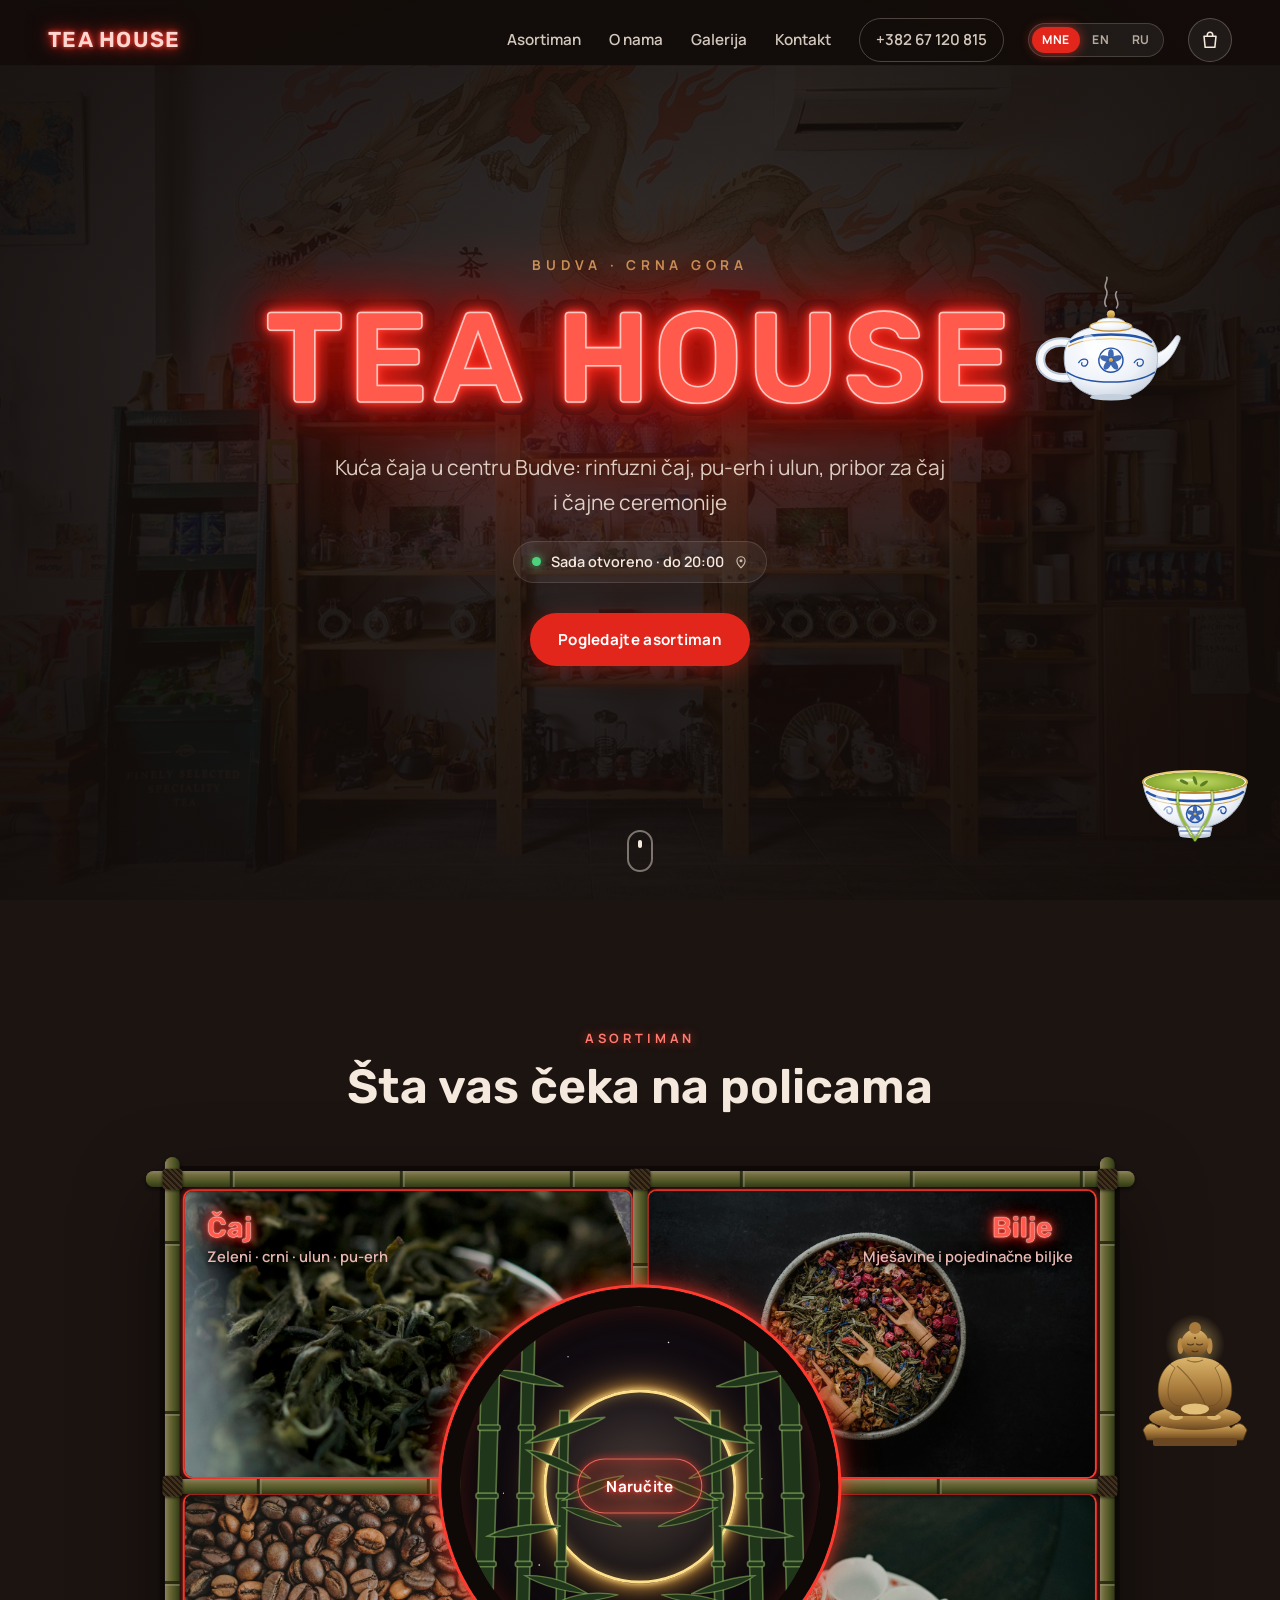
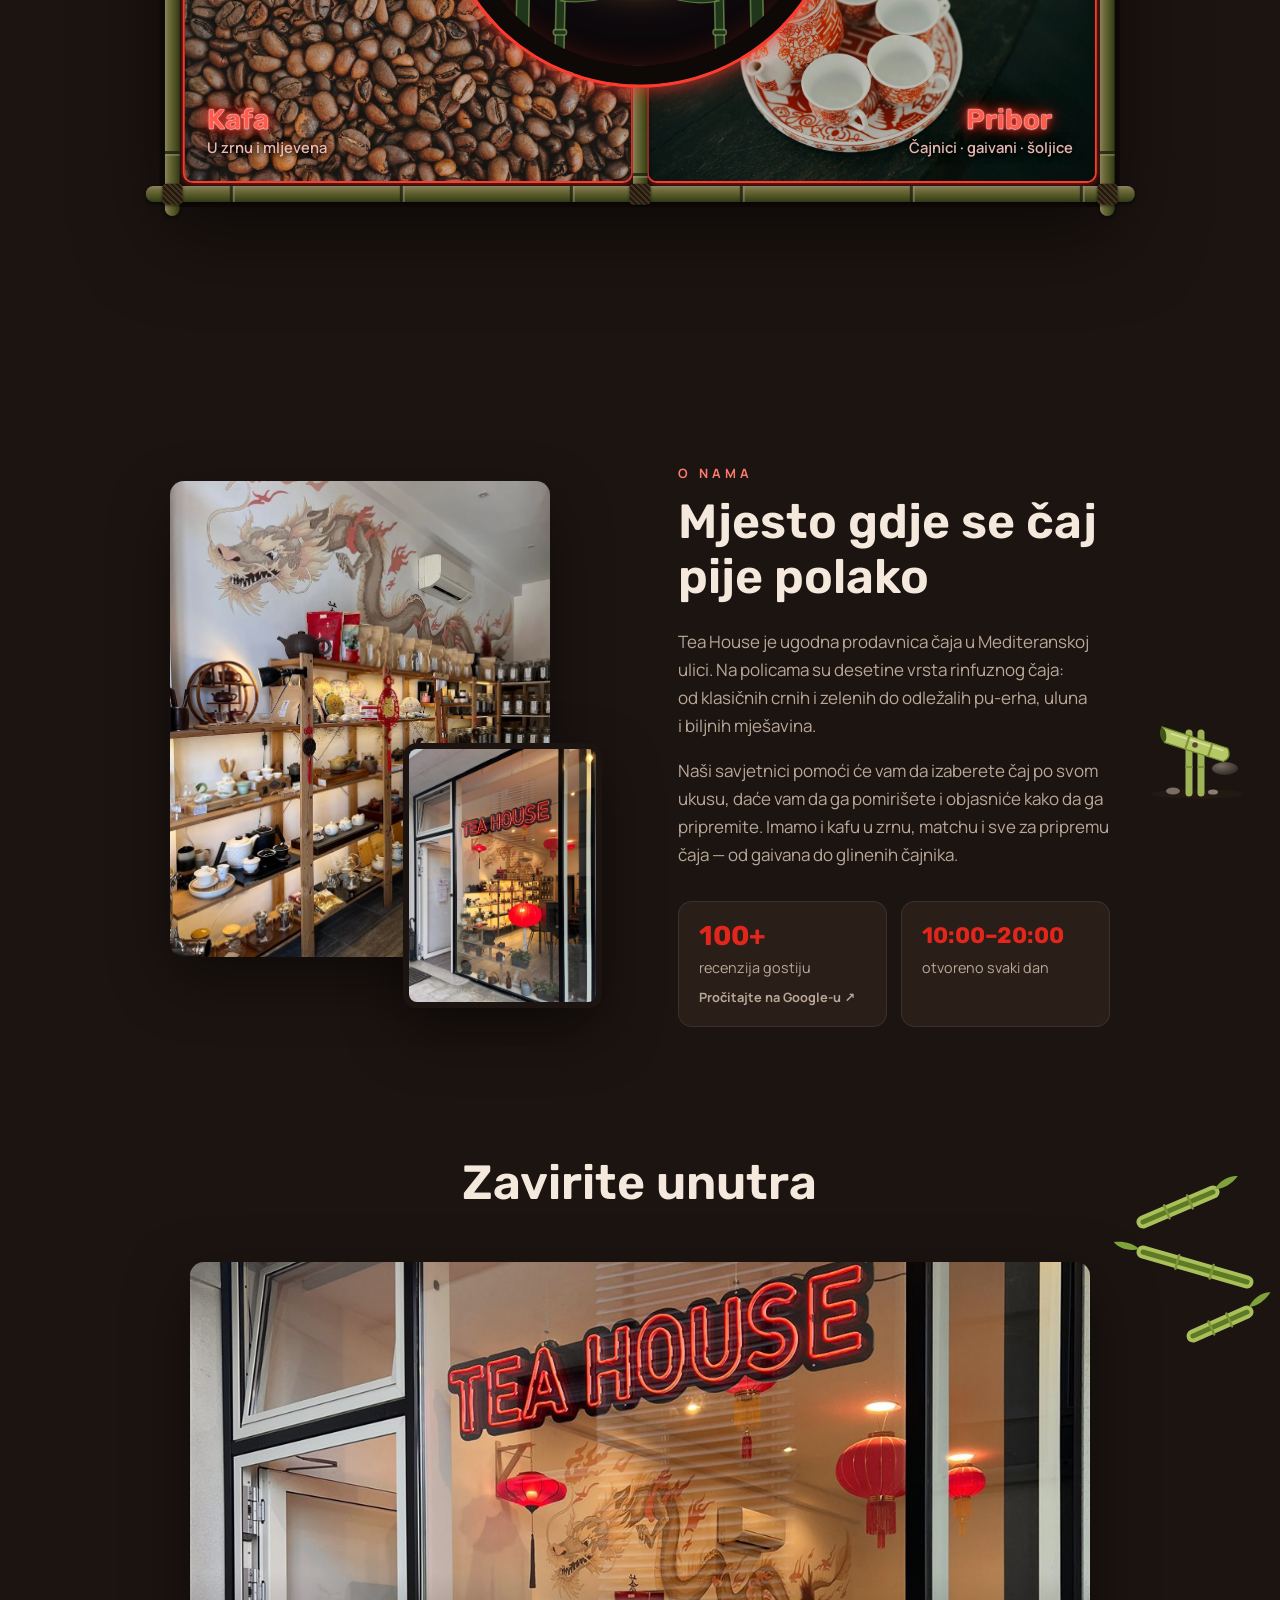
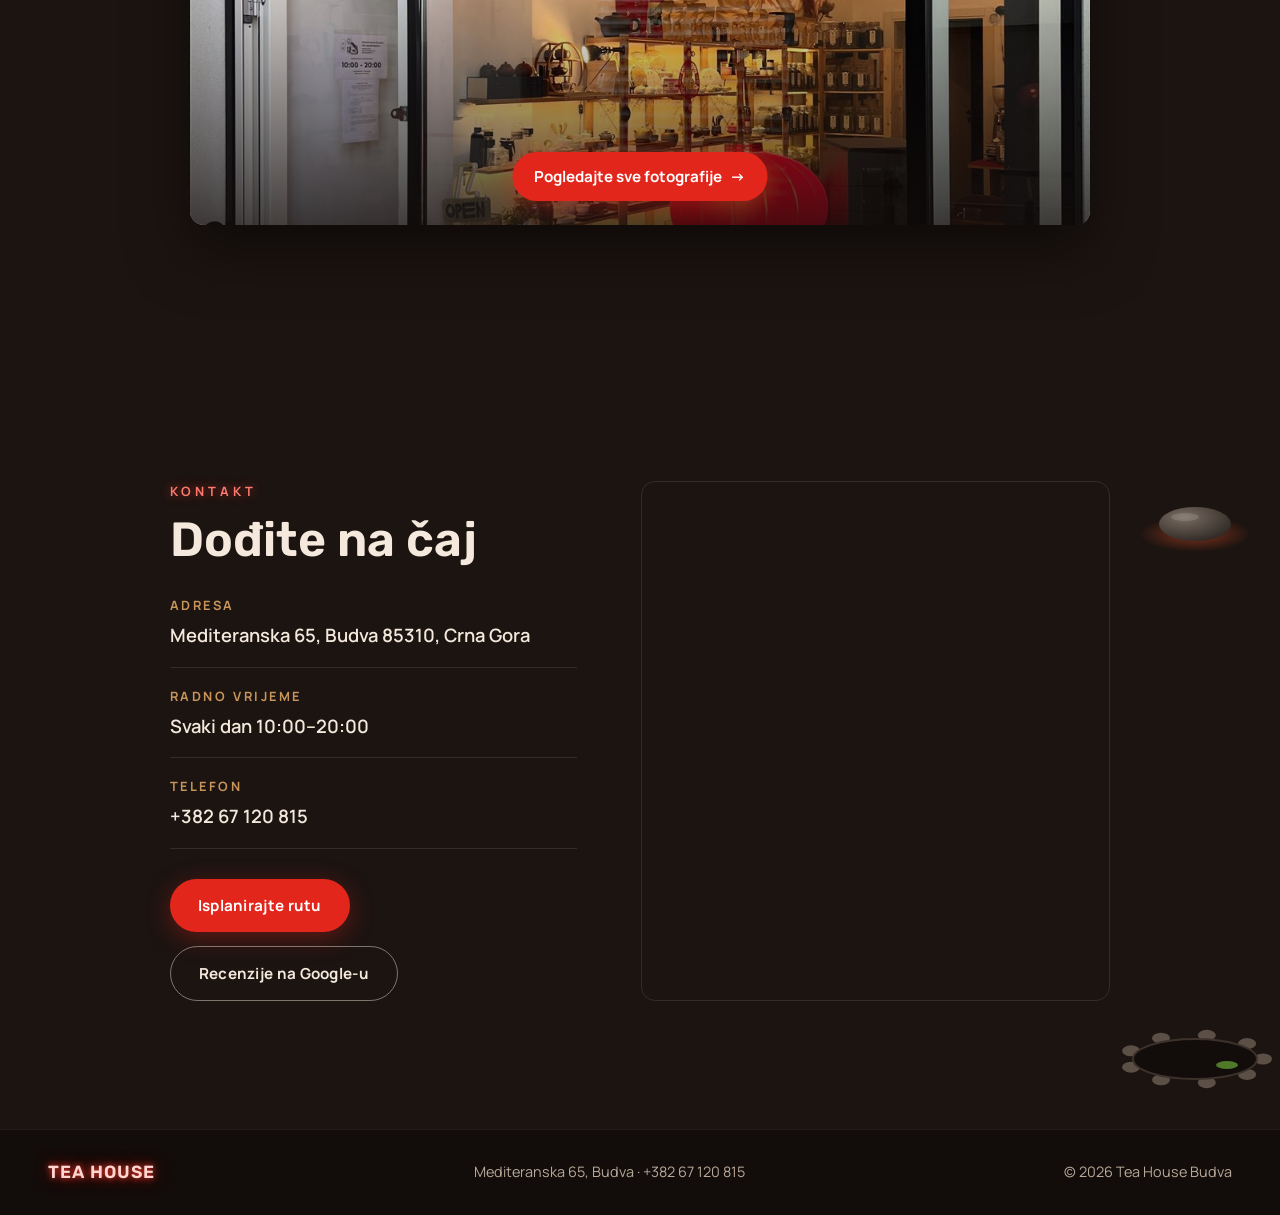
<file: index.html>
<!doctype html>
<html lang="cnr">
<head>
  <meta charset="utf-8">
  <meta name="viewport" content="width=device-width, initial-scale=1">
  <title>Tea House Budva — kuća čaja u Budvi</title>
  <meta name="description" id="metaDesc" content="Tea House Budva — prodavnica čaja u Budvi: rinfuzni čaj, pu-erh, ulun, pribor za čaj i čajne ceremonije. Mediteranska 65, svaki dan 10:00–20:00.">
  <link rel="preconnect" href="https://fonts.googleapis.com">
  <link rel="preconnect" href="https://fonts.gstatic.com" crossorigin>
  <link href="https://fonts.googleapis.com/css2?family=Rubik:wght@500;600;700&family=Manrope:wght@400;500;600;700&display=swap" rel="stylesheet">
  <link rel="stylesheet" href="css/style.css">
  <link rel="icon" href="data:image/svg+xml,<svg xmlns='http://www.w3.org/2000/svg' viewBox='0 0 64 64'><ellipse cx='32' cy='34' rx='22' ry='20' fill='%23e3261c'/><rect x='24' y='8' width='16' height='6' rx='2' fill='%23c9a15a'/><rect x='24' y='52' width='16' height='5' rx='2' fill='%23c9a15a'/></svg>">
</head>
<body class="has-flow">

  <!-- Навигация -->
  <header class="nav" id="nav">
    <a href="#top" class="nav__logo" aria-label="Tea House — početna" data-i18n-attr="aria-label:a.home">TEA HOUSE</a>
    <nav class="nav__links" id="navLinks">
      <a href="assortment.html" data-i18n="nav.shop">Asortiman</a>
      <a href="#about" data-i18n="nav.about">O nama</a>
      <a href="gallery.html" data-i18n="nav.gallery">Galerija</a>
      <a href="#visit" data-i18n="nav.contact">Kontakt</a>
      <a href="tel:+38267120815" class="nav__phone">+382 67 120 815</a>
      <div class="lang lang--menu" role="group" aria-label="Jezik · Language · Язык">
        <button type="button" data-lang="me" title="Crnogorski">MNE</button>
        <button type="button" data-lang="en" title="English">EN</button>
        <button type="button" data-lang="ru" title="Русский">RU</button>
      </div>
    </nav>
    <div class="lang lang--bar" role="group" aria-label="Jezik · Language · Язык">
      <button type="button" data-lang="me" title="Crnogorski">MNE</button>
      <button type="button" data-lang="en" title="English">EN</button>
      <button type="button" data-lang="ru" title="Русский">RU</button>
    </div>
    <button type="button" class="cart-btn" data-cart-open aria-label="Korpa" data-i18n-attr="aria-label:a.cart">
      <svg width="22" height="22" viewBox="0 0 24 24" aria-hidden="true"><path d="M5.5 8h13l-1.2 12H6.7L5.5 8Zm3.5 0V6.5a3 3 0 0 1 6 0V8" fill="none" stroke="currentColor" stroke-width="1.7" stroke-linejoin="round"/></svg>
      <span class="cart-btn__count" hidden>0</span>
    </button>
    <button class="nav__toggle" id="navToggle" aria-label="Meni" data-i18n-attr="aria-label:a.menu" aria-expanded="false">
      <span></span><span></span><span></span>
    </button>
  </header>

  <!-- Главный экран -->
  <section class="hero" id="top">
    <div class="hero__bg" aria-hidden="true"></div>

    <div class="lanterns" aria-hidden="true">
      <div class="lantern lantern--1"><i class="lantern__cord"></i><i class="lantern__cap"></i><i class="lantern__body"></i><i class="lantern__cap lantern__cap--bottom"></i><i class="lantern__tassel"></i></div>
      <div class="lantern lantern--2"><i class="lantern__cord"></i><i class="lantern__cap"></i><i class="lantern__body"></i><i class="lantern__cap lantern__cap--bottom"></i><i class="lantern__tassel"></i></div>
      <div class="lantern lantern--3"><i class="lantern__cord"></i><i class="lantern__cap"></i><i class="lantern__body"></i><i class="lantern__cap lantern__cap--bottom"></i><i class="lantern__tassel"></i></div>
    </div>

    <div class="hero__content">
      <p class="hero__eyebrow" data-i18n="hero.eyebrow">Budva · Crna Gora</p>
      <h1 class="neon" data-text="TEA HOUSE"><span>TEA HOUSE</span></h1>
      <p class="hero__lead" data-i18n="hero.lead">Kuća čaja u centru Budve: rinfuzni čaj, pu-erh i ulun, pribor za čaj i čajne ceremonije</p>
      <!-- Статус работы — заодно кнопка «Как нас найти»: ведёт к адресу и карте -->
      <a href="#visit" class="status" id="status" title="Kako do nas" data-i18n-attr="title:hero.btn2">
        <span class="status__dot"></span>
        <span id="statusText">Svaki dan 10:00–20:00</span>
        <svg class="status__pin" width="14" height="14" viewBox="0 0 24 24" aria-hidden="true"><path d="M12 22s7-6.2 7-12a7 7 0 0 0-14 0c0 5.8 7 12 7 12Z" fill="none" stroke="currentColor" stroke-width="2"/><circle cx="12" cy="10" r="2.6" fill="currentColor"/></svg>
      </a>
      <div class="hero__actions">
        <a href="#assortment" class="btn btn--red" data-i18n="hero.btn1">Pogledajte asortiman</a>
      </div>
    </div>

    <a href="#assortment" class="hero__scroll" aria-label="Listajte dolje" data-i18n-attr="aria-label:a.scroll"><span></span></a>
  </section>

  <!-- Ассортимент -->
  <section class="section section--dark" id="assortment">
    <div class="container">
      <div class="section__head">
        <p class="kicker kicker--neon" data-i18n="as.kicker">Asortiman</p>
        <h2 data-i18n="as.title">Šta vas čeka na policama</h2>
      </div>
      <!-- Лунные ворота: китайское окно из 4 равных отсеков-категорий,
           в центре круглый проём с луной и кнопкой «Заказать».
           Каждый отсек ведёт на страницу ассортимента сразу в нужную категорию (?cat=…).
           Фото в отсеках — украшение (alt=""), смысл несут подписи. -->
      <div class="moongate">
        <!-- Фото в отсеках — Unsplash (лицензия Unsplash, бесплатно для коммерческого использования):
             чай — Invisible, травы — Neringa Normantaite, кофе — Anastasiia Chepinska, посуда — Didi Paul -->
        <a class="mg__q mg__q--tl" href="assortment.html?cat=tea#catalog">
          <img src="img/tea-loose.jpg" alt="" loading="lazy">
          <span class="mg__txt"><span class="mg__name" data-i18n="mg.tea">Čaj</span><span class="mg__hint" data-i18n="mg.tea.h">Zeleni · crni · ulun · pu-erh</span></span>
        </a>
        <a class="mg__q mg__q--tr" href="assortment.html?cat=herbs#catalog">
          <img src="img/herbs-loose.jpg" alt="" loading="lazy">
          <span class="mg__txt"><span class="mg__name" data-i18n="mg.herbs">Bilje</span><span class="mg__hint" data-i18n="mg.herbs.h">Mješavine i pojedinačne biljke</span></span>
        </a>
        <a class="mg__q mg__q--bl" href="assortment.html?cat=coffee#catalog">
          <img src="img/coffee-beans.jpg" alt="" loading="lazy">
          <span class="mg__txt"><span class="mg__name" data-i18n="mg.coffee">Kafa</span><span class="mg__hint" data-i18n="mg.coffee.h">U zrnu i mljevena</span></span>
        </a>
        <a class="mg__q mg__q--br" href="assortment.html?cat=teaware#catalog">
          <img src="img/teaware-cn.jpg" alt="" loading="lazy">
          <span class="mg__txt"><span class="mg__name" data-i18n="mg.teaware">Pribor</span><span class="mg__hint" data-i18n="mg.teaware.h">Čajnici · gaivani · šoljice</span></span>
        </a>
        <div class="mg__moon">
          <span class="mg__stars" aria-hidden="true"></span>
          <span class="mg__disc" aria-hidden="true"></span>
          <span class="mg__cloud" aria-hidden="true"></span>
          <!-- ветка цветущей сливы, заходит в проём сверху слева -->
          <svg class="mg__branch" viewBox="0 0 200 130" aria-hidden="true">
            <g fill="none" stroke="#1a0f0b" stroke-linecap="round">
              <path d="M-6 16 C 30 22 60 34 92 52 S 150 86 182 92" stroke-width="5"/>
              <path d="M62 36 C 70 22 82 14 98 10" stroke-width="3"/>
              <path d="M120 66 C 126 80 124 96 116 110" stroke-width="2.6"/>
              <path d="M150 82 C 160 74 172 70 186 70" stroke-width="2.2"/>
            </g>
            <g class="mg__blossoms">
              <circle cx="98" cy="10" r="6"/><circle cx="80" cy="18" r="5"/><circle cx="92" cy="52" r="6.5"/>
              <circle cx="116" cy="110" r="5.5"/><circle cx="124" cy="88" r="4.5"/><circle cx="186" cy="70" r="5"/>
              <circle cx="160" cy="88" r="6"/><circle cx="40" cy="25" r="4.5"/>
            </g>
          </svg>
          <a href="assortment.html#catalog" class="btn btn--red mg__order" data-i18n="as.cta">Naručite</a>
        </div>
      </div>
    </div>
  </section>

  <!-- О нас -->
  <section class="section section--paper" id="about">
    <div class="container about">
      <div class="about__media">
        <img src="img/dragon.jpg" alt="Sala Tea House sa zmajem naslikanim na zidu i policama sa priborom" data-i18n-attr="alt:alt.dragon" loading="lazy">
        <img src="img/storefront.jpg" class="about__media-small" alt="Izlog Tea House sa neonskim natpisom i crvenim lampionima" data-i18n-attr="alt:alt.storefront" loading="lazy">
      </div>
      <div class="about__text">
        <p class="kicker" data-i18n="about.kicker">O nama</p>
        <h2 data-i18n="about.title">Mjesto gdje se čaj pije polako</h2>
        <p data-i18n="about.p1">Tea House je ugodna prodavnica čaja u Mediteranskoj ulici. Na policama su desetine vrsta rinfuznog čaja: od klasičnih crnih i zelenih do odležalih pu-erha, uluna i biljnih mješavina.</p>
        <p data-i18n="about.p2">Naši savjetnici pomoći će vam da izaberete čaj po svom ukusu, daće vam da ga pomirišete i objasniće kako da ga pripremite. Imamo i kafu u zrnu, matchu i sve za pripremu čaja — od gaivana do glinenih čajnika.</p>
        <ul class="facts">
          <!-- Ссылка открывает Google Карты сразу на вкладке «Отзывы» -->
          <li class="facts__item--link">
            <a class="facts__link" href="https://www.google.com/maps/place/Tea+House+Budva/@42.2852147,18.8394987,17z/data=!4m8!3m7!1s0x134dd49a690483ed:0xcd9089c159ed89aa!8m2!3d42.2852147!4d18.8394987!9m1!1b1!16s%2Fg%2F11g8n7wfmq" target="_blank" rel="noopener">
              <strong>100+</strong><span data-i18n="about.f2">recenzija gostiju</span>
              <span class="facts__go" data-i18n="about.f2go">Pročitajte na Google-u ↗</span>
            </a>
          </li>
          <li><strong class="facts__hours">10:00–20:00</strong><span data-i18n="about.f3">otvoreno svaki dan</span></li>
        </ul>
      </div>
    </div>
  </section>

  <!-- Загляните внутрь: одно фото входа, ведёт на страницу со всеми фото -->
  <section class="section section--paper section--joined" id="gallery">
    <div class="container">
      <div class="section__head">
        <h2 data-i18n="g.title">Zavirite unutra</h2>
      </div>
      <a href="gallery.html" class="teaser">
        <img src="img/entrance.jpg" alt="Ulaz u Tea House sa neonskim natpisom" data-i18n-attr="alt:alt.entrance" loading="lazy">
        <span class="teaser__label"><span data-i18n="g.more">Pogledajte sve fotografije</span> <span aria-hidden="true">→</span></span>
      </a>
    </div>
  </section>

  <!-- Контакты -->
  <section class="section section--dark" id="visit">
    <div class="container visit">
      <div class="visit__info">
        <p class="kicker kicker--neon" data-i18n="v.kicker">Kontakt</p>
        <h2 data-i18n="v.title">Dođite na čaj</h2>
        <dl class="info">
          <div><dt data-i18n="v.addr">Adresa</dt><dd data-i18n="v.addrv">Mediteranska 65, Budva 85310, Crna Gora</dd></div>
          <div><dt data-i18n="v.hours">Radno vrijeme</dt><dd data-i18n="v.hoursv">Svaki dan 10:00–20:00</dd></div>
          <div><dt data-i18n="v.phone">Telefon</dt><dd><a href="tel:+38267120815">+382 67 120 815</a></dd></div>
        </dl>
        <div class="hero__actions hero__actions--left">
          <a class="btn btn--red" href="https://www.google.com/maps/dir/?api=1&destination=Tea+House+Budva+Mediteranska+65" target="_blank" rel="noopener" data-i18n="v.route">Isplanirajte rutu</a>
          <a class="btn btn--ghost" href="https://www.google.com/maps/place/Tea+House+Budva/@42.2852147,18.8394987,17z/data=!4m8!3m7!1s0x134dd49a690483ed:0xcd9089c159ed89aa!8m2!3d42.2852147!4d18.8394987!9m1!1b1!16s%2Fg%2F11g8n7wfmq" target="_blank" rel="noopener" data-i18n="v.reviews">Recenzije na Google-u</a>
        </div>
      </div>
      <div class="visit__map">
        <iframe title="Tea House Budva na mapi" data-i18n-attr="title:v.map" src="https://maps.google.com/maps?q=Tea%20House%20Budva%2C%20Mediteranska%2065&z=17&output=embed" loading="lazy" referrerpolicy="no-referrer-when-downgrade"></iframe>
      </div>
    </div>
  </section>

  <footer class="footer">
    <span class="footer__logo">TEA HOUSE</span>
    <span>Mediteranska 65, Budva · <a href="tel:+38267120815">+382 67 120 815</a></span>
    <span>© <span id="year">2026</span> Tea House Budva</span>
  </footer>

  <script src="js/i18n.js"></script>
  <script src="js/main.js"></script>
  <script src="js/sections.js"></script>
  <script src="js/lanterns.js"></script>
  <script src="js/cart.js"></script>
  <script src="js/fx-art.js"></script>
  <script src="js/fx.js"></script>
  <script src="js/moongate.js"></script>
  <script src="js/flow.js"></script>
</body>
</html>
</file>
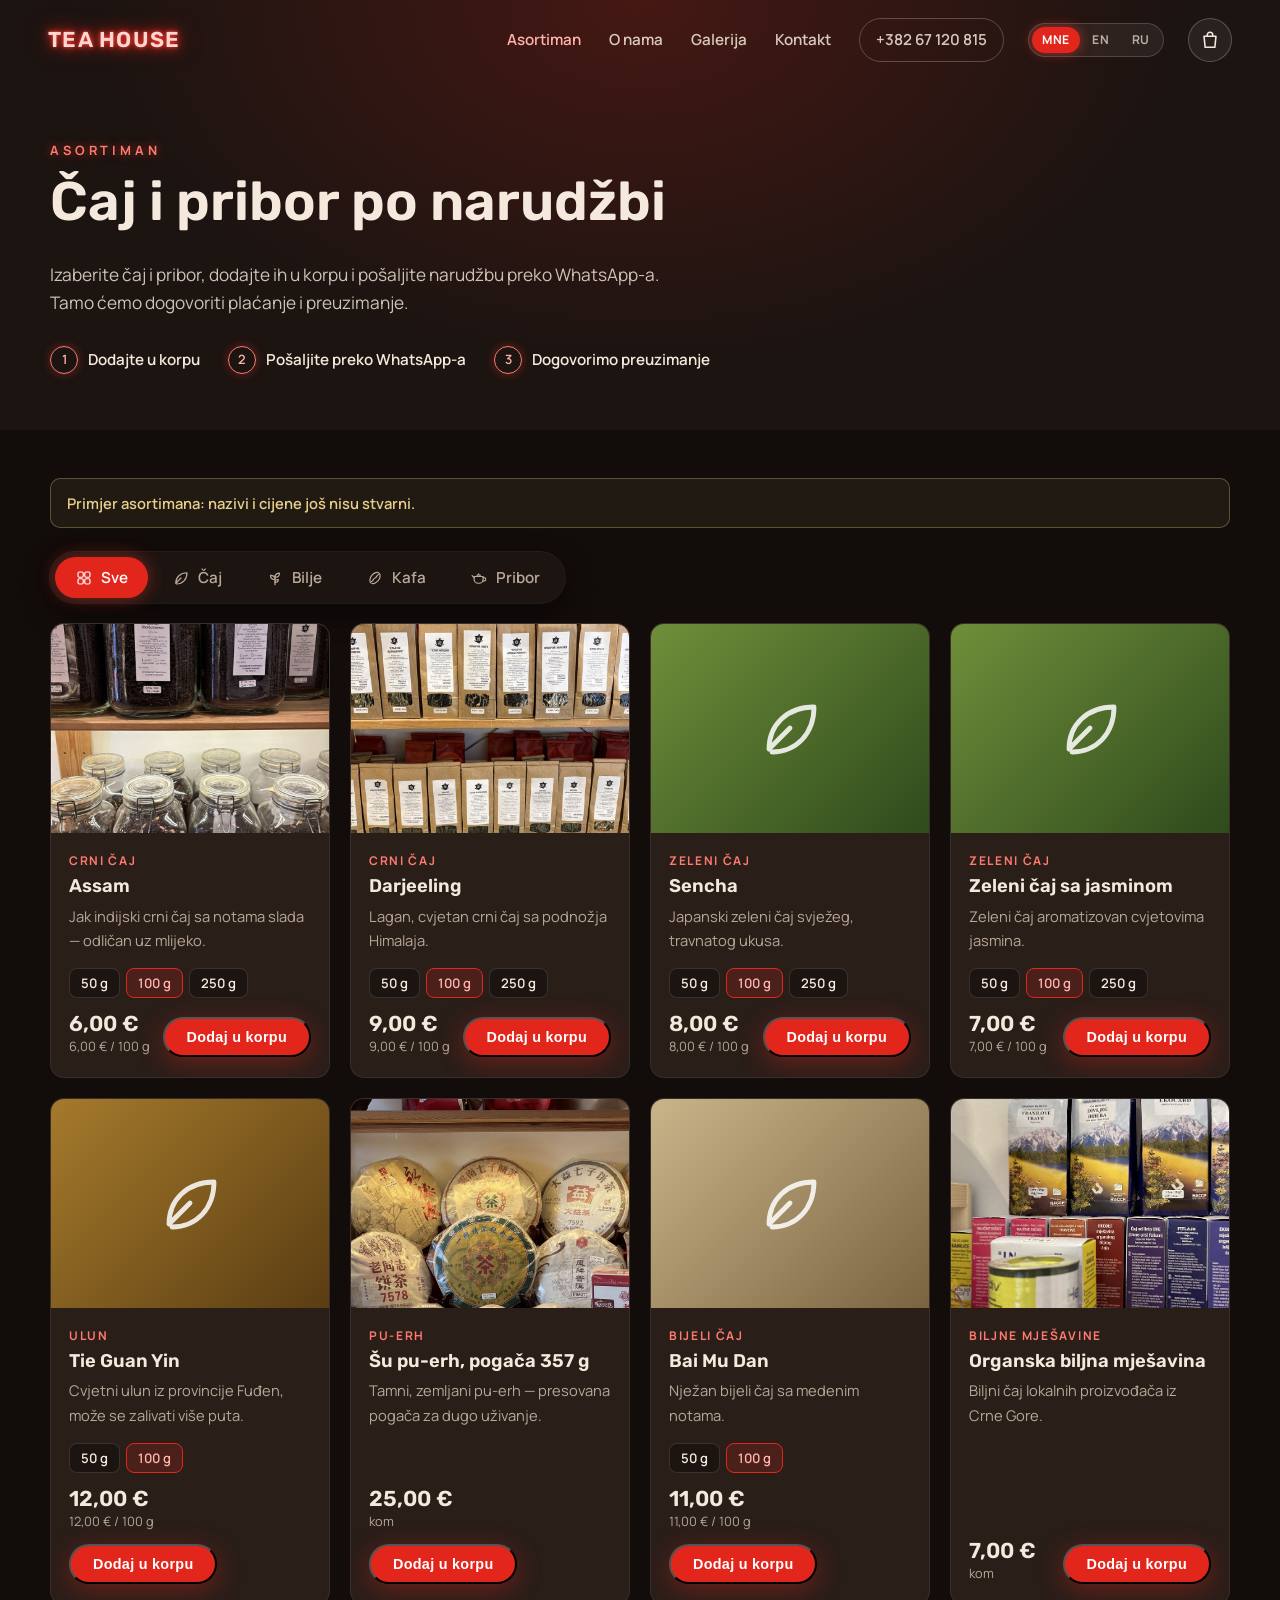
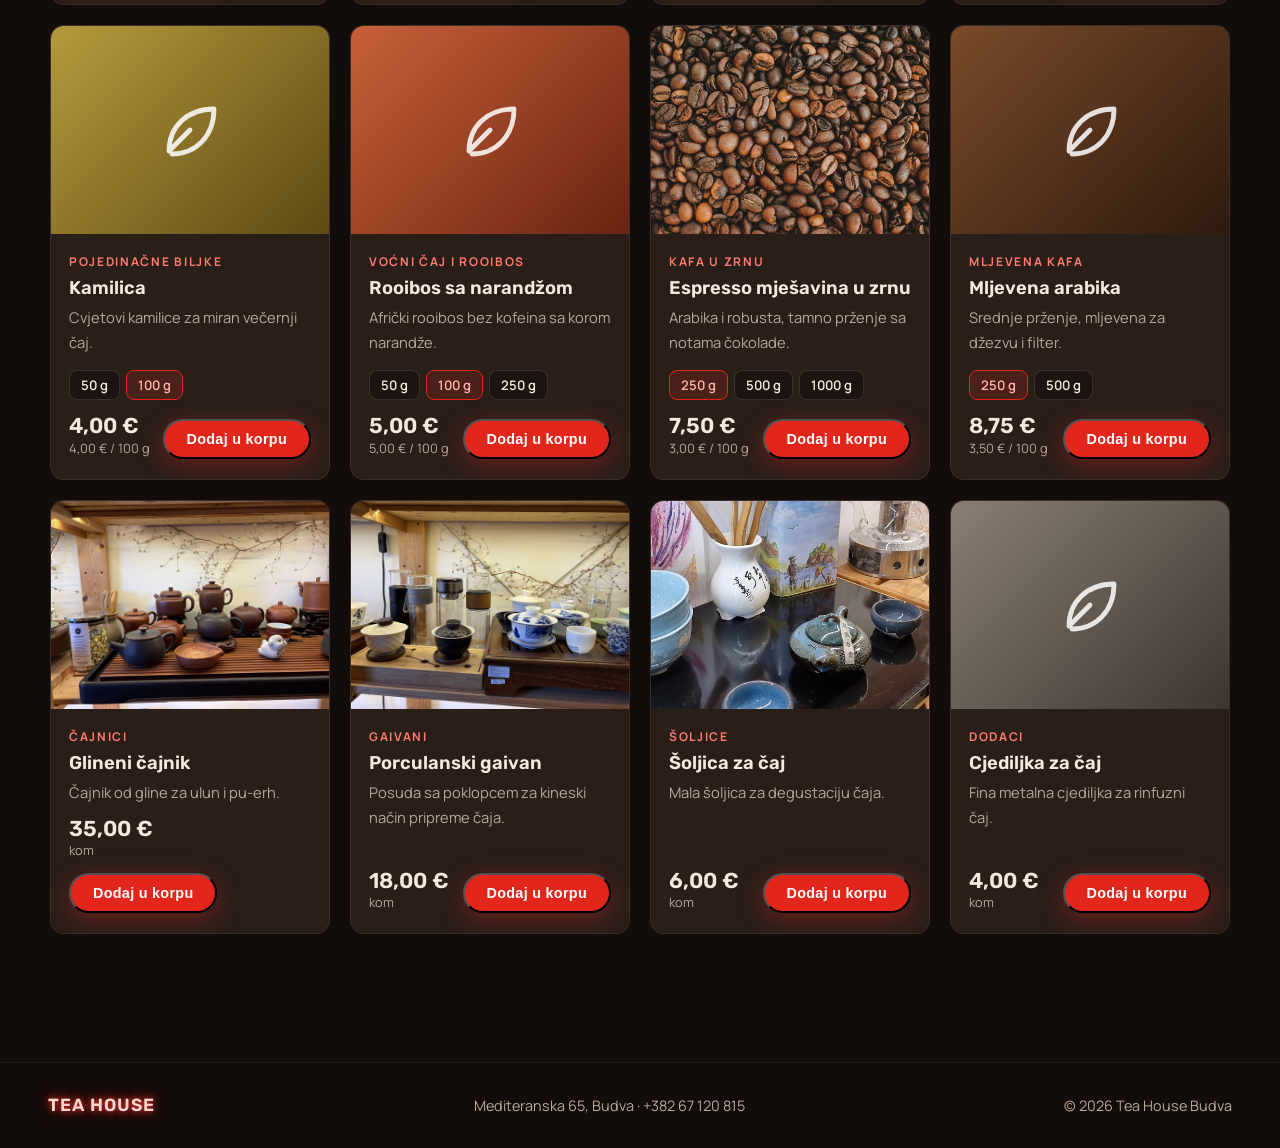
<file: assortment.html>
<!doctype html>
<html lang="cnr">
<head>
  <meta charset="utf-8">
  <meta name="viewport" content="width=device-width, initial-scale=1">
  <title>Asortiman — Tea House Budva</title>
  <meta name="description" id="metaDesc" content="Naručite čaj i pribor iz Tea House Budva: dodajte proizvode u korpu i pošaljite narudžbu preko WhatsApp-a.">
  <link rel="preconnect" href="https://fonts.googleapis.com">
  <link rel="preconnect" href="https://fonts.gstatic.com" crossorigin>
  <link href="https://fonts.googleapis.com/css2?family=Rubik:wght@500;600;700&family=Manrope:wght@400;500;600;700&display=swap" rel="stylesheet">
  <link rel="stylesheet" href="css/style.css">
  <!-- Пришли с главной с анимацией перехода — продолжаем её здесь (должен идти до отрисовки страницы) -->
  <script src="js/fx-art.js"></script>
  <script src="js/arrive.js"></script>
  <link rel="icon" href="data:image/svg+xml,<svg xmlns='http://www.w3.org/2000/svg' viewBox='0 0 64 64'><ellipse cx='32' cy='34' rx='22' ry='20' fill='%23e3261c'/><rect x='24' y='8' width='16' height='6' rx='2' fill='%23c9a15a'/><rect x='24' y='52' width='16' height='5' rx='2' fill='%23c9a15a'/></svg>">
</head>
<body data-meta="shopmeta">

  <!-- Навигация -->
  <header class="nav" id="nav">
    <a href="index.html" class="nav__logo" aria-label="Tea House — početna" data-i18n-attr="aria-label:a.home">TEA HOUSE</a>
    <nav class="nav__links" id="navLinks">
      <a href="assortment.html" aria-current="page" data-i18n="nav.shop">Asortiman</a>
      <a href="index.html#about" data-i18n="nav.about">O nama</a>
      <a href="gallery.html" data-i18n="nav.gallery">Galerija</a>
      <a href="index.html#visit" data-i18n="nav.contact">Kontakt</a>
      <a href="tel:+38267120815" class="nav__phone">+382 67 120 815</a>
      <div class="lang lang--menu" role="group" aria-label="Jezik · Language · Язык">
        <button type="button" data-lang="me" title="Crnogorski">MNE</button>
        <button type="button" data-lang="en" title="English">EN</button>
        <button type="button" data-lang="ru" title="Русский">RU</button>
      </div>
    </nav>
    <div class="lang lang--bar" role="group" aria-label="Jezik · Language · Язык">
      <button type="button" data-lang="me" title="Crnogorski">MNE</button>
      <button type="button" data-lang="en" title="English">EN</button>
      <button type="button" data-lang="ru" title="Русский">RU</button>
    </div>
    <button type="button" class="cart-btn" data-cart-open aria-label="Korpa" data-i18n-attr="aria-label:a.cart">
      <svg width="22" height="22" viewBox="0 0 24 24" aria-hidden="true"><path d="M5.5 8h13l-1.2 12H6.7L5.5 8Zm3.5 0V6.5a3 3 0 0 1 6 0V8" fill="none" stroke="currentColor" stroke-width="1.7" stroke-linejoin="round"/></svg>
      <span class="cart-btn__count" hidden>0</span>
    </button>
    <button class="nav__toggle" id="navToggle" aria-label="Meni" data-i18n-attr="aria-label:a.menu" aria-expanded="false">
      <span></span><span></span><span></span>
    </button>
  </header>

  <!-- Шапка страницы ассортимента -->
  <section class="shop-hero">
    <div class="container">
      <p class="kicker kicker--neon" data-i18n="shop.kicker">Asortiman</p>
      <h1 data-i18n="shop.title">Čaj i pribor po narudžbi</h1>
      <p class="shop-hero__lead" data-i18n="shop.lead">Izaberite čaj i pribor, dodajte ih u korpu i pošaljite narudžbu preko WhatsApp-a. Tamo ćemo dogovoriti plaćanje i preuzimanje.</p>
      <ol class="steps">
        <li data-i18n="shop.s1">Dodajte u korpu</li>
        <li data-i18n="shop.s2">Pošaljite preko WhatsApp-a</li>
        <li data-i18n="shop.s3">Dogovorimo preuzimanje</li>
      </ol>
    </div>
  </section>

  <!-- Каталог -->
  <section class="section section--dark shop" id="catalog">
    <div class="container">
      <p class="demo-note" id="demoNote" hidden></p>
      <div class="cats" id="filters"></div>
      <div class="products" id="grid"></div>
    </div>
  </section>

  <footer class="footer">
    <span class="footer__logo">TEA HOUSE</span>
    <span>Mediteranska 65, Budva · <a href="tel:+38267120815">+382 67 120 815</a></span>
    <span>© <span id="year">2026</span> Tea House Budva</span>
  </footer>

  <script src="js/i18n.js"></script>
  <script src="js/main.js"></script>
  <script src="js/cart.js"></script>
  <script src="js/fx.js"></script>
  <script src="js/shop.js"></script>
</body>
</html>
</file>
<file: css/style.css>
/* ===== Tea House Budva ===== */
:root {
  --ink: #120c0a;
  --ink-2: #1c1411;
  --ink-3: #2a1e19;
  --paper: #f6efe4;
  --paper-2: #ece2d2;
  --cream: #f4e9dc;
  --muted: #b9a898;
  --text: #2b211c;
  --text-muted: #6d5d52;
  --wood: #c9955a;
  --red: #e3261c;
  --red-dark: #b81a12;
  --neon: #ff3b2f;
  --radius: 14px;
  --font-sign: 'Rubik', system-ui, sans-serif;
  --font-body: 'Manrope', system-ui, sans-serif;
}

*, *::before, *::after { box-sizing: border-box; }
html { scroll-behavior: smooth; }
body {
  margin: 0;
  font-family: var(--font-body);
  font-size: 17px;
  line-height: 1.65;
  color: var(--text);
  background: var(--ink);
  -webkit-font-smoothing: antialiased;
}
img { max-width: 100%; display: block; }
a { color: inherit; }
h1, h2, h3 { font-family: var(--font-sign); line-height: 1.15; margin: 0 0 .5em; }
h2 { font-size: clamp(2rem, 4.5vw, 3rem); font-weight: 600; }
h3 { font-size: 1.25rem; font-weight: 600; }
p { margin: 0 0 1em; }

.container { width: min(1180px, 100% - 32px); margin-inline: auto; }

/* ===== Кнопки ===== */
.btn {
  display: inline-flex; align-items: center; justify-content: center;
  padding: 14px 28px; border-radius: 999px;
  font-weight: 700; font-size: .95rem; letter-spacing: .02em;
  text-decoration: none; transition: transform .2s, box-shadow .2s, background .2s, color .2s;
}
.btn:hover { transform: translateY(-2px); }
.btn--red { background: var(--red); color: #fff; box-shadow: 0 6px 24px rgba(227, 38, 28, .35); }
.btn--red:hover { background: #f2342a; box-shadow: 0 10px 34px rgba(255, 59, 47, .5); }
.btn--ghost { color: var(--cream); border: 1.5px solid rgba(244, 233, 220, .45); }
.btn--ghost:hover { border-color: var(--cream); background: rgba(244, 233, 220, .08); }
.btn--small { padding: 10px 22px; font-size: .9rem; }

/* ===== Навигация ===== */
.nav {
  position: fixed; inset: 0 0 auto; z-index: 50;
  display: flex; align-items: center; gap: 24px;
  padding: 18px clamp(16px, 4vw, 48px);
  transition: background .3s, padding .3s, box-shadow .3s;
}
.nav.is-solid {
  background: rgba(18, 12, 10, .92);
  backdrop-filter: blur(10px); -webkit-backdrop-filter: blur(10px);
  padding-block: 12px;
  box-shadow: 0 1px 0 rgba(255, 255, 255, .06);
}
.nav__logo {
  font-family: var(--font-sign); font-weight: 600; font-size: 1.35rem; letter-spacing: .06em;
  color: #ffd6d0; text-decoration: none;
  text-shadow: 0 0 4px var(--neon), 0 0 12px var(--neon), 0 0 24px rgba(255, 30, 20, .6);
}
.nav__links { display: flex; align-items: center; gap: 28px; margin-left: auto; }
.nav__links a {
  color: var(--cream); text-decoration: none; font-weight: 600; font-size: .95rem;
  opacity: .85; transition: opacity .2s, color .2s;
}
.nav__links a:hover { opacity: 1; color: #ffb3ab; }
.nav__phone { padding: 8px 16px; border: 1px solid rgba(244, 233, 220, .3); border-radius: 999px; }
.nav__toggle { display: none; }

/* Переключатель языка */
.lang {
  display: flex; gap: 2px; padding: 3px; flex: none;
  border-radius: 999px; background: rgba(255, 255, 255, .06);
  border: 1px solid rgba(244, 233, 220, .18);
}
.lang button {
  border: 0; background: transparent; cursor: pointer;
  color: var(--cream); opacity: .7;
  font: 700 .76rem/1 var(--font-body); letter-spacing: .06em;
  padding: 7px 10px; border-radius: 999px;
  transition: opacity .2s, background .2s, box-shadow .2s;
}
.lang button:hover { opacity: 1; }
.lang button[aria-pressed="true"] {
  background: var(--red); color: #fff; opacity: 1;
  box-shadow: 0 0 12px rgba(255, 59, 47, .55);
}
.lang button:focus-visible { outline: 2px solid #ffb3ab; outline-offset: 2px; }
.lang--menu { display: none; }
.nav__links a[aria-current="page"] { opacity: 1; color: #ffb3ab; }

/* Кнопка корзины в шапке */
.cart-btn {
  position: relative; flex: none; width: 44px; height: 44px; display: grid; place-items: center;
  border: 1px solid rgba(244, 233, 220, .25); border-radius: 50%;
  background: rgba(255, 255, 255, .06); color: var(--cream); cursor: pointer;
  transition: background .2s, border-color .2s;
}
.cart-btn:hover { background: rgba(255, 255, 255, .12); border-color: var(--cream); }
.cart-btn__count {
  position: absolute; top: -4px; right: -4px; min-width: 20px; height: 20px; padding: 0 5px;
  border-radius: 10px; background: var(--red); color: #fff;
  font: 700 .72rem/20px var(--font-body); text-align: center;
  box-shadow: 0 0 10px rgba(255, 59, 47, .6);
}
.cart-btn.is-bump { animation: bump .4s ease; }
@keyframes bump { 0%, 100% { transform: scale(1); } 40% { transform: scale(1.18); } }

/* ===== Главный экран ===== */
.hero {
  position: relative; min-height: 100svh; overflow: hidden; isolation: isolate;
  display: grid; place-items: center; text-align: center;
  padding: 120px 16px 100px; color: var(--cream);
}
.hero__bg {
  position: absolute; inset: -20px; z-index: -2;
  background:
    radial-gradient(ellipse at 50% 45%, rgba(18, 12, 10, .55) 0%, rgba(18, 12, 10, .88) 70%, rgba(18, 12, 10, .97) 100%),
    linear-gradient(180deg, rgba(18, 12, 10, .55), rgba(18, 12, 10, .7)),
    url('../img/111.jpg') center 35% / cover no-repeat; /* зал с драконом на стене */
  filter: saturate(1.1);
  transform: scale(1.04);
}
/* Компьютер: фото начинается ниже шапки, чтобы дракон на стене не прятался под ней и в тёмном крае.
   Затемнение по-прежнему на весь экран, а само фото сдвинуто вниз на высоту шапки. */
@media (min-width: 1100px) {
  .hero__bg {
    padding-top: 100px;
    background-origin: border-box, border-box, content-box;
    background-position: 0 0, 0 0, center top;
  }
}
/* красное свечение от вывески на стене */
.hero::after {
  content: ''; position: absolute; z-index: -1; left: 50%; top: 46%;
  width: min(1100px, 120vw); height: 420px; transform: translate(-50%, -50%);
  background: radial-gradient(ellipse, rgba(255, 40, 30, .22), transparent 65%);
  pointer-events: none;
  animation: glow-pulse 5s ease-in-out infinite;
}
.hero__content { max-width: 920px; }
.hero__eyebrow {
  font-weight: 700; font-size: .85rem; letter-spacing: .35em; text-transform: uppercase;
  color: var(--wood); margin-bottom: 18px;
}
.hero__lead {
  font-size: clamp(1.05rem, 2.2vw, 1.3rem); max-width: 620px; margin: 28px auto 22px;
  color: rgba(244, 233, 220, .88);
}
.hero__actions { display: flex; flex-wrap: wrap; gap: 14px; justify-content: center; margin-top: 30px; }
.hero__actions--left { justify-content: flex-start; }

.status {
  display: inline-flex; align-items: center; gap: 10px;
  padding: 8px 18px; border-radius: 999px; margin: 0;
  background: rgba(255, 255, 255, .06); border: 1px solid rgba(255, 255, 255, .12);
  font-size: .9rem; font-weight: 600;
}
.status__dot { width: 9px; height: 9px; border-radius: 50%; background: var(--muted); }
/* Статус — это ещё и кнопка «Как нас найти» */
a.status { color: inherit; text-decoration: none; cursor: pointer; transition: background .2s, border-color .2s, transform .2s; }
a.status:hover { background: rgba(255, 255, 255, .12); border-color: rgba(244, 233, 220, .45); transform: translateY(-2px); }
.status__pin { opacity: .75; flex: none; }
a.status:hover .status__pin { opacity: 1; color: #ffb3ab; }
.status.is-open .status__dot { background: #4cd27a; box-shadow: 0 0 10px #4cd27a; }
.status.is-closed .status__dot { background: #ff6b5e; }

.hero__scroll {
  position: absolute; bottom: 28px; left: 50%; transform: translateX(-50%);
  width: 26px; height: 42px; border: 2px solid rgba(244, 233, 220, .45); border-radius: 14px;
}
.hero__scroll span {
  position: absolute; left: 50%; top: 8px; width: 4px; height: 8px; margin-left: -2px;
  border-radius: 2px; background: var(--cream); animation: scroll-cue 1.8s infinite;
}

/* ===== Неоновая вывеска (как на витрине) ===== */
.neon {
  position: relative; isolation: isolate; display: inline-block; margin: 0;
  font-family: var(--font-sign); font-weight: 600;
  font-size: clamp(3.2rem, 12.5vw, 9.5rem); letter-spacing: .03em; line-height: 1;
  white-space: nowrap;
}
/* чёрная подложка-контур под неоновыми трубками */
.neon::before {
  content: attr(data-text); position: absolute; inset: 0; z-index: -1;
  color: #1b1313;
  -webkit-text-stroke: .2em #1b1313;
  filter: drop-shadow(0 6px 18px rgba(0, 0, 0, .6));
}
.neon span {
  color: #ff5a4c;
  -webkit-text-stroke: .012em #ffc9c2;
  text-shadow:
    0 0 2px #ffd9d4,
    0 0 6px var(--neon),
    0 0 14px var(--neon),
    0 0 28px #ff1e12,
    0 0 56px #e0140a,
    0 0 96px rgba(224, 20, 10, .7);
  animation: neon-on 2.4s ease-out both, neon-flicker 9s 3s infinite;
}

/* ===== Китайские фонарики ===== */
.lanterns { position: absolute; inset: 0; z-index: -1; pointer-events: none; }
.lantern {
  position: absolute; top: 0; display: flex; flex-direction: column; align-items: center;
  transform-origin: top center; animation: sway 6s ease-in-out infinite;
}
.lantern--1 { left: 7%;  --s: 1;    animation-duration: 6.5s; }
.lantern--2 { right: 9%; --s: .8;   animation-duration: 7.5s; animation-delay: -2s; }
.lantern--3 { right: 24%; --s: .55; animation-duration: 5.5s; animation-delay: -4s; opacity: .85; }
.lantern i { display: block; }
.lantern__cord { width: 2px; height: calc(110px * var(--s)); background: linear-gradient(#000, #3a2a22); }
.lantern--3 .lantern__cord { height: 60px; }
.lantern__cap {
  width: calc(46px * var(--s)); height: calc(10px * var(--s));
  background: linear-gradient(#1d1512, #3b2b22); border-radius: 3px;
}
.lantern__body {
  width: calc(132px * var(--s)); height: calc(112px * var(--s)); border-radius: 50%; margin: -2px 0;
  background:
    repeating-linear-gradient(90deg, rgba(120, 0, 0, .28) 0 2px, transparent 2px calc(22px * var(--s))),
    radial-gradient(ellipse at 50% 45%, #ffe1a8 0%, #ff8a3d 18%, #f2321f 45%, #b3120a 80%, #7a0a05 100%);
  box-shadow: 0 0 40px rgba(255, 60, 30, .55), 0 0 110px rgba(255, 40, 20, .35);
}
.lantern__tassel {
  width: calc(10px * var(--s)); height: calc(44px * var(--s)); margin-top: 2px;
  background: repeating-linear-gradient(90deg, #d4201a 0 1px, #8f0f0a 1px 2px);
  border-radius: 0 0 4px 4px;
}

/* ===== Бумажные фонарики (js/lanterns.js) ===== */
.lanterns .lt {
  position: absolute; top: var(--cord); width: var(--w);
  transform-origin: 50% calc(-1 * var(--cord));          /* качается вокруг точки подвеса шнура */
  animation: lt-sway var(--dur) ease-in-out var(--delay) infinite;
}
.lanterns .lt::before {
  content: ''; position: absolute; left: 50%; bottom: 100%; width: 1.5px; margin-left: -.75px;
  height: var(--cord); background: linear-gradient(#0b0705, #3a2a22);
}
.lanterns svg { display: block; width: 100%; height: auto; overflow: visible; }
.lanterns .lt-string { position: absolute; left: 0; top: 0; width: 100%; }
.lt-char { font-family: 'Ma Shan Zheng', 'KaiTi', 'STKaiti', 'Kaiti SC', 'Noto Serif SC', serif; }
.lt-flicker { animation: lt-flicker 3.2s ease-in-out infinite; }
.lt-tassel { transform-box: fill-box; transform-origin: 50% 0; animation: lt-tassel 2.6s ease-in-out infinite alternate; }
.lt-flame { transform-box: fill-box; transform-origin: 50% 100%; animation: lt-flame .5s ease-in-out infinite alternate; }
/* Фонарики первого экрана зажигаются уже внутри него (а не выезжают из-под нижнего края) —
   иначе они резко «высовывались» из-за раздела «Ассортимент»: первый экран обрезает всё за своими краями */
.lanterns .lt-sky {
  position: absolute; bottom: 3%; width: var(--w); opacity: 0;
  animation: lt-rise var(--dur) linear var(--delay) infinite;
}
@keyframes lt-sway { 0%, 100% { transform: rotate(calc(-1 * var(--amp))); } 50% { transform: rotate(var(--amp)); } }
@keyframes lt-flicker { 0%, 100% { opacity: .78; } 20% { opacity: 1; } 35% { opacity: .86; } 55% { opacity: 1; } 72% { opacity: .9; } }
@keyframes lt-tassel { from { transform: rotate(-4deg); } to { transform: rotate(4deg); } }
@keyframes lt-flame { from { transform: scale(.85, .9); } to { transform: scale(1.1, 1.15); } }
@keyframes lt-rise {
  0% { transform: translate(0, 0) rotate(-3deg); opacity: 0; }
  14% { opacity: var(--o); }
  50% { transform: translate(var(--drift), -60vh) rotate(3deg); }
  85% { opacity: var(--o); }
  100% { transform: translate(0, -125vh) rotate(-2deg); opacity: 0; }
}
@media (max-width: 760px) {
  .lanterns [data-hide-m] { display: none; }
  .lanterns .lt:not(.lt--small) {
    width: calc(var(--w) * .62); top: calc(var(--cord) * .7);
    transform-origin: 50% calc(var(--cord) * -.7);
  }
  .lanterns .lt:not(.lt--small)::before { height: calc(var(--cord) * .7); }
}
@media (prefers-reduced-motion: reduce) {
  .lanterns .lt-sky { opacity: var(--o); transform: translateY(-40vh); }
}

/* Небесные фонарики по всей странице (вариант 4): взлетают из-под подвала и поднимаются до самого верха.
   Летят позади содержимого: над фоном разделов и фото первого экрана, но под текстом, кнопками и фото. */
#skyLayer { position: absolute; left: 0; width: 100%; z-index: 1; overflow: hidden; pointer-events: none; }
body.has-sky .section .container, body.has-sky .footer,
body.has-sky .hero__content { position: relative; z-index: 2; }
body.has-sky .hero__scroll { z-index: 2; }
/* первый экран не отгораживается в свой «слой», чтобы общие фонарики пролетали между его фоном и текстом */
body.has-sky .hero { isolation: auto; }
#skyLayer .lt-sky {
  position: absolute; bottom: -120px; width: var(--w); opacity: 0;
  animation: lt-rise-page var(--dur) linear var(--delay) infinite;
}
@keyframes lt-rise-page {
  0% { transform: translate(0, 0) rotate(-3deg); opacity: 0; }
  3% { opacity: var(--o); }
  25% { transform: translate(var(--drift), calc(var(--rise) * .25)) rotate(3deg); }
  50% { transform: translate(calc(var(--drift) * -.6), calc(var(--rise) * .5)) rotate(-2deg); }
  75% { transform: translate(var(--drift), calc(var(--rise) * .75)) rotate(3deg); }
  97% { opacity: var(--o); }
  100% { transform: translate(0, var(--rise)) rotate(-2deg); opacity: 0; }
}
@media (prefers-reduced-motion: reduce) { #skyLayer { display: none; } }

/* ===== Секции ===== */
.section { padding: clamp(72px, 10vw, 128px) 0; }
.section--paper { background: var(--paper); color: var(--text); }
.section--dark { background: var(--ink-2); color: var(--cream); }
.section__head { text-align: center; margin-bottom: 52px; }
.kicker {
  font-weight: 700; font-size: .8rem; letter-spacing: .3em; text-transform: uppercase;
  color: var(--red); margin-bottom: 10px;
}
.kicker--neon { color: #ff7a6e; text-shadow: 0 0 10px rgba(255, 59, 47, .6); }

/* О нас */
.about { display: grid; grid-template-columns: 1fr 1fr; gap: clamp(32px, 6vw, 80px); align-items: center; }
.about__media { position: relative; padding: 0 12% 12% 0; }
.about__media img { border-radius: var(--radius); box-shadow: 0 24px 60px rgba(43, 33, 28, .25); }
.about__media > img:first-child { aspect-ratio: 4 / 5; object-fit: cover; width: 100%; }
.about__media-small {
  position: absolute; right: 0; bottom: 0; width: 46%; aspect-ratio: 3 / 4; object-fit: cover;
  border: 6px solid var(--paper);
}
.about__text p { color: var(--text-muted); }
.facts { list-style: none; padding: 0; margin: 32px 0 0; display: flex; flex-wrap: wrap; gap: 14px; }
.facts li {
  flex: 1 1 130px; padding: 18px 20px; border-radius: var(--radius);
  background: #fff; border: 1px solid var(--paper-2);
}
.facts strong { display: block; font-family: var(--font-sign); font-size: 1.7rem; color: var(--red); line-height: 1.2; }
.facts span { font-size: .9rem; color: var(--text-muted); }
/* часы работы: в одну строку и чуть мельче, чтобы карточка «100+» рядом не сжималась */
.facts .facts__hours { white-space: nowrap; font-size: 1.4rem; line-height: 1.457; }
/* «100+ отзывов» — ссылка на отзывы в Google Картах */
.facts .facts__item--link { padding: 0; transition: border-color .2s, box-shadow .2s, transform .2s; }
.facts .facts__item--link:hover { border-color: var(--red); box-shadow: 0 10px 28px rgba(227, 38, 28, .12); transform: translateY(-2px); }
.facts__link { display: block; padding: 18px 20px; color: inherit; text-decoration: none; border-radius: var(--radius); }
.facts .facts__go { display: block; margin-top: 6px; font-size: .8rem; font-weight: 700; color: var(--red); }

/* «Загляните внутрь»: одно большое фото входа */
.section--joined { padding-top: 0; }
.teaser {
  position: relative; display: block; max-width: 900px; margin: 0 auto;
  border-radius: var(--radius); overflow: hidden; aspect-ratio: 16 / 10;
  box-shadow: 0 24px 60px rgba(43, 33, 28, .22);
}
.teaser img { width: 100%; height: 100%; object-fit: cover; object-position: center 38%; transition: transform .6s ease; }
.teaser:hover img { transform: scale(1.04); }
.teaser::after { content: ''; position: absolute; inset: 0; background: linear-gradient(180deg, transparent 55%, rgba(18, 12, 10, .75)); pointer-events: none; }
.teaser__label {
  position: absolute; left: 50%; bottom: 24px; z-index: 1; transform: translateX(-50%);
  display: inline-flex; gap: 8px; align-items: center; white-space: nowrap;
  padding: 12px 22px; border-radius: 999px; background: var(--red); color: #fff;
  font-weight: 700; font-size: .95rem; box-shadow: 0 6px 24px rgba(227, 38, 28, .4);
  transition: background .2s, padding .2s;
}
.teaser:hover .teaser__label { background: #f2342a; padding-right: 26px; }
@media (max-width: 760px) { .teaser { aspect-ratio: 4 / 5; } }

.back-link { display: inline-block; margin-bottom: 14px; color: #ffb3ab; text-decoration: none; font-weight: 600; font-size: .92rem; }
.back-link:hover { color: #fff; }

/* ===== «Ассортимент»: лунные ворота ===== */
/* Китайское окно: лакированная рама, 4 равных отсека-категории (2×2),
   в центре круглый проём с луной и кнопкой «Заказать».
   Перекладины рамы — это просто промежутки между отсеками, сквозь них видно фон рамы. */
.moongate {
  --frame: #2a140d;                   /* цвет рамы */
  --gold: #c9a15a;
  --bar: clamp(7px, 1.2vw, 14px);     /* толщина перекладин */
  position: relative; display: grid; grid-template-columns: 1fr 1fr; grid-template-rows: 1fr 1fr;
  gap: var(--bar); padding: calc(var(--bar) * 1.4);
  margin-inline: auto; aspect-ratio: 16 / 10;
  border-radius: 20px;
  background: linear-gradient(150deg, #4a2214, var(--frame) 55%, #1c0d08);
  box-shadow:
    inset 0 0 0 2px rgba(201, 161, 90, .55), inset 0 0 0 5px var(--frame), inset 0 0 0 6px rgba(201, 161, 90, .25),
    0 30px 80px rgba(0, 0, 0, .45);
}

/* Отсек-категория */
.mg__q {
  --c: 100% 100%; --dir: to bottom right;   /* где проём (внутренний угол) и куда темнее */
  position: relative; overflow: hidden; isolation: isolate; border-radius: 8px;
  background: var(--ink); color: #fff; text-decoration: none;
}
.mg__q--tr { --c: 0 100%; --dir: to bottom left; }
.mg__q--bl { --c: 100% 0; --dir: to top right; }
.mg__q--br { --c: 0 0; --dir: to top left; }
.mg__q img {
  position: absolute; inset: 0; width: 100%; height: 100%; object-fit: cover;
  filter: saturate(.8) brightness(.78); transition: transform .8s ease, filter .4s;
}
/* затемнение со стороны подписи */
.mg__q::before {
  content: ''; position: absolute; inset: 0; z-index: 1;
  background: linear-gradient(var(--dir), rgba(18, 12, 10, .8), rgba(18, 12, 10, .1) 62%);
}
/* золотая решётка: гуще у проёма, к внешнему углу растворяется */
.mg__q::after {
  content: ''; position: absolute; inset: 0; z-index: 1; opacity: .5;
  background: url("data:image/svg+xml,%3Csvg xmlns='http://www.w3.org/2000/svg' width='32' height='32'%3E%3Cpath d='M0 16H8V8H24V24H16V32M16 0V8M24 16H32' fill='none' stroke='%23e8c27a' stroke-width='1.6'/%3E%3C/svg%3E") 0 0 / 30px 30px;
  -webkit-mask-image: radial-gradient(circle at var(--c), #000 22%, transparent 68%);
  mask-image: radial-gradient(circle at var(--c), #000 22%, transparent 68%);
  transition: opacity .4s;
}
.mg__q:hover img, .mg__q:focus-visible img { transform: scale(1.07); filter: saturate(1) brightness(.9); }
.mg__q:hover::after { opacity: .75; }
.mg__q:focus-visible { outline: 3px solid var(--gold); outline-offset: -3px; }

/* Подпись — во внешнем углу отсека, подальше от луны */
.mg__txt {
  position: absolute; z-index: 2; max-width: 46%;
  display: flex; flex-direction: column; gap: 4px; padding: clamp(12px, 2.4vw, 28px);
}
.mg__q--tl .mg__txt { top: 0; left: 0; }
.mg__q--tr .mg__txt { top: 0; right: 0; align-items: flex-end; text-align: right; }
.mg__q--bl .mg__txt { bottom: 0; left: 0; }
.mg__q--br .mg__txt { bottom: 0; right: 0; align-items: flex-end; text-align: right; }
.mg__name {
  display: inline-flex; align-items: center; gap: .3em;
  font: 600 clamp(1.3rem, 3.2vw, 2.4rem) / 1.05 var(--font-sign); text-shadow: 0 2px 14px rgba(0, 0, 0, .6);
}
.mg__name::after { content: '→'; font-size: .55em; color: var(--gold); opacity: 0; transform: translateX(-6px); transition: opacity .3s, transform .3s; }
.mg__q:hover .mg__name::after, .mg__q:focus-visible .mg__name::after { opacity: 1; transform: none; }
.mg__hint { white-space: nowrap; font-size: .85rem; font-weight: 600; color: rgba(244, 233, 220, .8); text-shadow: 0 1px 8px rgba(0, 0, 0, .7); }

/* Круглый проём с ночным небом и луной */
.mg__moon {
  position: absolute; left: 50%; top: 50%; z-index: 3; height: 62%; aspect-ratio: 1;
  transform: translate(-50%, -50%); border-radius: 50%; overflow: hidden;
  display: grid; place-items: center;
  border: calc(var(--bar) * 1.1) solid var(--frame);
  background: radial-gradient(circle at 50% 42%, #2e3a5c, #151b2e 60%, #0b0e18);
  box-shadow:
    inset 0 10px 34px rgba(0, 0, 0, .6),
    0 0 0 2px var(--gold), 0 0 0 calc(var(--bar) * .9) var(--frame), 0 0 0 calc(var(--bar) * .9 + 1.5px) rgba(201, 161, 90, .45),
    0 20px 60px rgba(0, 0, 0, .55);
}
.mg__stars {
  position: absolute; inset: 0;
  background-image:
    radial-gradient(1.4px 1.4px at 18% 30%, #fff, transparent), radial-gradient(1px 1px at 30% 14%, #fff, transparent),
    radial-gradient(1.2px 1.2px at 76% 22%, #fff, transparent), radial-gradient(1px 1px at 84% 48%, #fff, transparent),
    radial-gradient(1.3px 1.3px at 22% 72%, #fff, transparent), radial-gradient(1px 1px at 68% 82%, #fff, transparent),
    radial-gradient(1px 1px at 12% 52%, #fff, transparent), radial-gradient(1.2px 1.2px at 58% 10%, #fff, transparent);
  animation: mg-twinkle 5s ease-in-out infinite;
}
.mg__disc {
  position: absolute; left: 50%; top: 50%; width: 58%; aspect-ratio: 1; border-radius: 50%;
  transform: translate(-50%, -50%);
  background:
    radial-gradient(circle at 64% 62%, rgba(190, 152, 86, .4), transparent 11%),
    radial-gradient(circle at 34% 66%, rgba(190, 152, 86, .3), transparent 8%),
    radial-gradient(circle at 46% 30%, rgba(190, 152, 86, .28), transparent 13%),
    radial-gradient(circle at 72% 36%, rgba(190, 152, 86, .22), transparent 6%),
    radial-gradient(circle at 38% 36%, #fffbea, #f6e3ad 55%, #dcbb70);
  box-shadow: 0 0 30px 6px rgba(255, 228, 160, .5), 0 0 90px 30px rgba(255, 214, 130, .2);
  animation: mg-glow 6s ease-in-out infinite;
}
.mg__cloud {
  position: absolute; left: -30%; top: 60%; width: 75%; height: 15%; border-radius: 50%;
  background: radial-gradient(ellipse at center, rgba(214, 218, 236, .5), rgba(214, 218, 236, 0) 70%);
  animation: mg-cloud 28s linear infinite;
}
.mg__branch { position: absolute; left: -3%; top: 3%; width: 60%; height: auto; }
.mg__blossoms circle { fill: #f2a3b5; stroke: #c4566f; stroke-width: 1.2; }
.mg__order { position: relative; z-index: 2; }

@keyframes mg-glow { 0%, 100% { box-shadow: 0 0 30px 6px rgba(255, 228, 160, .5), 0 0 90px 30px rgba(255, 214, 130, .2); } 50% { box-shadow: 0 0 38px 10px rgba(255, 228, 160, .6), 0 0 110px 40px rgba(255, 214, 130, .26); } }
@keyframes mg-cloud { from { transform: translateX(-20%); } to { transform: translateX(190%); } }
@keyframes mg-twinkle { 0%, 100% { opacity: .9; } 50% { opacity: .45; } }

@media (max-width: 760px) {
  /* на телефоне окно квадратное, подсказки под названиями убираем */
  .moongate { aspect-ratio: 1; border-radius: 16px; }
  .mg__q { border-radius: 6px; }
  .mg__q::after { background-size: 22px 22px; }
  .mg__hint { display: none; }
  .mg__moon { height: 54%; }
  .mg__order { padding: 10px 20px; font-size: .88rem; }
}

/* ----- Варианты «лунных ворот» (js/moongate.js, ?gate=1…5) -----
   Основа выше задаёт размеры окна, круг и подписи. Вариант собирается из «деталей»:
   js/moongate.js добавляет окну класс варианта (mg--trad, mg--bneon…) и классы деталей
   (mg--lacquer — красный лак, mg--roofed — крыша, mg--neontext — неоновые надписи и т. д.). */
.mg__xy, .mg__bamboo, .mg__roof { position: absolute; pointer-events: none; }

/* Во всех вариантах: фото без затемнения и решётки, название — на табличке в углу отсека */
.mg--clean .mg__q img { filter: none; }
.mg--clean .mg__q:hover img, .mg--clean .mg__q:focus-visible img { filter: brightness(1.06); }
.mg--clean .mg__q::before, .mg--clean .mg__q::after { display: none; }
.mg--clean .mg__txt {
  max-width: none; gap: 1px; padding: 7px 14px 8px; margin: clamp(10px, 2vw, 22px); border-radius: 6px;
  transition: transform .3s;
}
.mg--clean .mg__q:hover .mg__txt { transform: translateY(-2px); }
.mg--clean .mg__name { font-size: clamp(1.05rem, 2.3vw, 1.75rem); }
.mg--clean .mg__hint { font-size: .78rem; text-shadow: none; }

/* Компьютер: окно шире колонки текста — занимает свободное место до Будды справа
   (струя чая идёт посередине правого поля, Будда шириной 120 px стоит на ней; окно кончается за 15 px до него),
   и чуть выше (3:2). По высоте — не больше 85% экрана. Сдвигаем свойством translate, а не transform,
   чтобы не мешать анимации появления раздела. */
@media (min-width: 1100px) {
  body.has-flow .moongate {
    width: min(max(100%, calc(50vw + 50% - 150px)), calc(85vh * 1.5));
    aspect-ratio: 3 / 2; margin-left: 50%; translate: -50% 0;
  }
  body.has-flow .mg--clean .mg__name { font-size: clamp(1.5rem, 2.2vw, 2.4rem); }
  body.has-flow .mg--clean .mg__hint { font-size: .92rem; }
}

/* --- Деталь: красный лак с золотым меандром (1 и 3) --- */
.mg--lacquer {
  --frame: #3a0604; --gold: #e0b45c; --bar: clamp(9px, 1.5vw, 16px);
  border-radius: 4px;
  background:
    url("data:image/svg+xml,%3Csvg xmlns='http://www.w3.org/2000/svg' width='20' height='20'%3E%3Cpath d='M0 18H18V2H6V12H12V8' fill='none' stroke='%23e0b45c' stroke-width='1.6'/%3E%3C/svg%3E") 0 0 / 18px 18px,
    linear-gradient(150deg, #7a120c, #3a0604);
  box-shadow: inset 0 0 0 2px var(--gold), inset 0 0 0 5px #3a0604, inset 0 0 0 6px var(--gold), 0 30px 80px rgba(0, 0, 0, .5);
}
.mg--lacquer .mg__txt {
  background: linear-gradient(#a3201a, #6e0f0a); border: 1.5px solid var(--gold);
  box-shadow: 0 4px 12px rgba(0, 0, 0, .45), inset 0 0 0 3px #6e0f0a, inset 0 0 0 4px rgba(224, 180, 92, .5);
}
.mg--lacquer .mg__name { color: #ffe2a0; text-shadow: 0 2px 0 #3a0604; }
.mg--lacquer .mg__name::after { color: var(--gold); }
.mg--lacquer .mg__hint { color: rgba(255, 226, 160, .82); }
/* золотая луна на тёмно-красном небе */
.mg--lacquer .mg__moon {
  background: radial-gradient(circle at 50% 45%, #6a120c, #2a0503 72%);
  border-color: #3a0604;
  box-shadow:
    inset 0 10px 34px rgba(0, 0, 0, .55),
    0 0 0 3px var(--gold), 0 0 0 calc(var(--bar) * .9) #3a0604, 0 0 0 calc(var(--bar) * .9 + 2px) var(--gold),
    0 20px 60px rgba(0, 0, 0, .55);
}
.mg--lacquer .mg__stars, .mg--lacquer .mg__cloud, .mg--lacquer .mg__branch { display: none; }
.mg--lacquer .mg__disc { width: 64%; background: radial-gradient(circle at 40% 36%, #fff6d0, #ffd56e 50%, #e39b2c); }

/* --- Деталь: крыша-пагода над окном (1 и 4) --- */
.mg--roofed { margin-top: calc(11.5% + 40px); } /* место под крышу: её высота ≈ 11,5% ширины окна */
.mg__roof {
  left: -12px; width: calc(100% + 24px); height: auto; aspect-ratio: 440 / 46; /* свес — 12 px, меньше полей страницы */
  bottom: calc(100% - 3px); z-index: 4; overflow: visible; filter: drop-shadow(0 6px 8px rgba(0, 0, 0, .45));
}
.mg__roof .r-lant { display: none; }

/* --- Деталь: облака сянъюнь в круге (1, 3, 4) --- */
.mg__xy--a { left: -8%; bottom: 12%; width: 70%; animation: mg-drift 9s ease-in-out infinite alternate; }
.mg__xy--b { right: -10%; top: 18%; width: 50%; transform: scaleX(-1); animation: mg-drift-b 11s ease-in-out infinite alternate; }
@keyframes mg-drift { from { translate: 0 0; } to { translate: 10% 0; } }
@keyframes mg-drift-b { from { translate: 0 0; } to { translate: -12% 0; } }

/* --- Деталь: неоновые надписи на тёмных табличках (2 и 4) --- */
.mg--neontext .mg__txt { background: rgba(10, 6, 5, .74); border: 1px solid rgba(255, 90, 76, .7); box-shadow: 0 0 12px rgba(255, 59, 47, .45); }
.mg--neontext .mg__name {
  color: #ff5a4c; -webkit-text-stroke: .012em #ffc9c2;
  text-shadow: 0 0 2px #ffd9d4, 0 0 8px var(--neon), 0 0 18px #ff1e12;
}
.mg--neontext .mg__name::after { color: #ffd27a; }
.mg--neontext .mg__hint { color: rgba(255, 201, 194, .9); }

/* --- Деталь: неоновая луна — светящееся жёлтое кольцо (2 и 4) --- */
.mg--neonmoon .mg__moon {
  background: radial-gradient(circle at 50% 45%, #1b1420, #0a0708 72%);
  border-color: #0e0907;
  box-shadow: 0 0 0 3px #ff3b2f, 0 0 16px 3px rgba(255, 59, 47, .7), 0 0 44px rgba(255, 40, 20, .35), inset 0 0 26px rgba(255, 59, 47, .2);
}
.mg--neonmoon .mg__cloud, .mg--neonmoon .mg__branch { display: none; }
.mg--neonmoon .mg__disc {
  width: 54%;
  background: radial-gradient(circle, rgba(255, 224, 138, .2), rgba(255, 224, 138, .04) 70%);
  border: 3px solid #ffe08a;
  box-shadow: 0 0 6px #ffe08a, 0 0 18px #ffb84d, 0 0 40px rgba(255, 170, 60, .5), inset 0 0 14px rgba(255, 200, 100, .45);
  animation: neon-flicker 8s 1.5s infinite;
}
/* кнопка «Заказать» светится во всех неоновых вариантах */
.mg--neontext .mg__order, .mg--lneon .mg__order, .mg--cneon .mg__order { box-shadow: 0 0 10px #ff3b2f, 0 0 30px rgba(255, 59, 47, .6); }

/* --- Деталь: бамбуковые жерди и верёвочные обвязки (2) --- */
.mg__pole, .mg__tie { position: absolute; z-index: 2; pointer-events: none; }
.mg__pole { border-radius: calc(var(--pw) / 2); box-shadow: 0 2px 5px rgba(0, 0, 0, .55); }
.mg__pole--h {
  height: var(--pw); left: -1.5%; right: -1.5%;
  background:
    repeating-linear-gradient(90deg, transparent 0 84px, rgba(38, 46, 10, .75) 84px 87px, rgba(255, 248, 200, .45) 87px 89px, transparent 89px 170px),
    linear-gradient(180deg, #e0d58e, #b3aa50 30%, #7d8a2e 65%, #4f5c1b);
}
.mg__pole--v {
  width: var(--pw); top: -1.5%; bottom: -1.5%;
  background:
    repeating-linear-gradient(180deg, transparent 0 84px, rgba(38, 46, 10, .75) 84px 87px, rgba(255, 248, 200, .45) 87px 89px, transparent 89px 170px),
    linear-gradient(90deg, #e0d58e, #b3aa50 30%, #7d8a2e 65%, #4f5c1b);
}
.mg__pole--top { top: calc(var(--bar) * .7 - var(--pw) / 2); }
.mg__pole--bottom { bottom: calc(var(--bar) * .7 - var(--pw) / 2); }
.mg__pole--left { left: calc(var(--bar) * .7 - var(--pw) / 2); }
.mg__pole--right { right: calc(var(--bar) * .7 - var(--pw) / 2); }
.mg__pole--midh { top: calc(50% - var(--pw) / 2); left: calc(var(--bar) * .7); right: calc(var(--bar) * .7); }
.mg__pole--midv { left: calc(50% - var(--pw) / 2); top: calc(var(--bar) * .7); bottom: calc(var(--bar) * .7); }
.mg__tie {
  width: calc(var(--pw) * 1.35); height: calc(var(--pw) * 1.35); translate: -50% -50%; border-radius: 4px;
  background: repeating-linear-gradient(45deg, #3a2814 0 2px, #6b4c2a 2px 4px);
  box-shadow: 0 1px 3px rgba(0, 0, 0, .6);
}
/* Обрезаем саму картинку бамбука кругом. Только скругления луны мало: Safari на iPhone
   не обрезает по скруглению то, что анимируется внутри, — и квадрат с бамбуком торчал за круг */
.mg__bamboo, .mg__stars { -webkit-clip-path: circle(50% at 50% 50%); clip-path: circle(50% at 50% 50%); }
.mg__bamboo { inset: 0; width: 100%; height: 100%; color: #060805; }
/* при наведении на «Заказать» (и при нажатии) половины рощи медленно расходятся в стороны,
   а когда курсор уходит — так же медленно сходятся обратно */
.mg__bamboo .bb { transform-box: view-box; transform-origin: 50% 100%; transition: transform 1.95s cubic-bezier(.45, 0, .2, 1); }
.is-opening .mg__bamboo .bb--l { transform: translateX(-62%) rotate(-7deg); }
.is-opening .mg__bamboo .bb--r { transform: translateX(62%) rotate(7deg); }
/* отдельными правилами: браузер без поддержки :has() пропустит только их */
.mg__moon:has(.mg__order:hover) .bb--l, .mg__moon:has(.mg__order:focus-visible) .bb--l { transform: translateX(-62%) rotate(-7deg); }
.mg__moon:has(.mg__order:hover) .bb--r, .mg__moon:has(.mg__order:focus-visible) .bb--r { transform: translateX(62%) rotate(7deg); }
/* Телефоны и планшеты (экран уже 1100 px или нет мыши): бамбук стоит на месте и не расходится —
   Safari на iPhone выносит движущийся бамбук за край круга, и вокруг луны появлялся квадрат */
@media (max-width: 1099px), (hover: none) {
  .mg__bamboo .bb, .is-opening .mg__bamboo .bb--l, .is-opening .mg__bamboo .bb--r { transform: none; transition: none; }
  /* отдельно: старые iPhone не знают :has() и отбросили бы всё правило целиком */
  .mg__moon:has(.mg__order:hover) .bb--l, .mg__moon:has(.mg__order:hover) .bb--r,
  .mg__moon:has(.mg__order:focus-visible) .bb--l, .mg__moon:has(.mg__order:focus-visible) .bb--r { transform: none; }
}
.is-opening .mg__order { opacity: 0; transform: scale(.88); transition: opacity .3s, transform .3s; pointer-events: none; }

/* Луна, раскрывающаяся на весь экран (js/moongate.js) */
.moon-zoom {
  position: fixed; z-index: 9999; border-radius: 50%; pointer-events: none;
  background: radial-gradient(circle, #3a2c2a 0, #1b1420 22%, #0a0708 62%);
  box-shadow: 0 0 0 3px #ff3b2f, 0 0 18px 4px rgba(255, 59, 47, .7), 0 0 60px rgba(255, 40, 20, .4), inset 0 0 40px rgba(255, 224, 138, .25);
}
/* …а на странице ассортимента этот же «лунный свет» закрывает экран, пока каталог не загрузится
   и не встанет на место (класс moon-in ставит скрипт в начале assortment.html, moon-ready — js/shop.js),
   потом раскрывается кругом из центра и тает */
@property --moon-r { syntax: '<percentage>'; inherits: false; initial-value: -15%; } /* < 0: пока «дырки» нет совсем */
html.moon-in body::after {
  content: ''; position: fixed; inset: 0; z-index: 9999; pointer-events: none;
  background: radial-gradient(circle at 50% 50%, #3a2c2a 0, #1b1420 22%, #0a0708 62%);
  -webkit-mask-image: radial-gradient(circle at 50% 50%, transparent var(--moon-r), #000 calc(var(--moon-r) + 14%));
  mask-image: radial-gradient(circle at 50% 50%, transparent var(--moon-r), #000 calc(var(--moon-r) + 14%));
}
html.moon-in.is-ready body::after { animation: moon-open 1.5s cubic-bezier(.45, 0, .2, 1) forwards; }
@keyframes moon-open {
  0% { --moon-r: -15%; opacity: 1; }
  70% { opacity: 1; }
  100% { --moon-r: 110%; opacity: 0; visibility: hidden; }
}
@media (prefers-reduced-motion: reduce) { html.moon-in body::after { display: none; } }

/* ===== Переходы из отсеков «лунных ворот» в магазин: 5 вариантов (js/fx.js) =====
   На главной js/fx.js закрывает экран своими элементами (.fx-overlay), на странице ассортимента
   js/arrive.js сразу закрывает экран заливкой нужного цвета (html.fx-in), js/fx.js строит те же
   элементы в закрытом виде (html.fx-built — заливка больше не нужна) и раскрывает их, когда каталог готов. */
html.fx-in body::after {
  content: ''; position: fixed; inset: 0; z-index: 9998; pointer-events: none;
  background: var(--fx-fill, #0e0907);
}
html.fx-1 { --fx-fill: #4a0a06; } /* веер */
html.fx-2 { --fx-fill: #120806; } /* ширма */
html.fx-3 { --fx-fill: #e9e1d4; } /* пар */
html.fx-4 { --fx-fill: #9a160f; } /* зонт */
html.fx-5 { --fx-fill: #1f0604; } /* облака */
html.fx-built body::after { display: none; }
@media (prefers-reduced-motion: reduce) { html.fx-in body::after { display: none; } }

.fx-overlay { position: fixed; inset: 0; z-index: 9999; pointer-events: none; overflow: hidden; }
.fx-bg { position: absolute; inset: 0; background: radial-gradient(circle at 50% 50%, #2a1d16, #0e0907 70%); }

/* 1. Веер: доли из красной лаковой бумаги с золотыми дугами и деревянные планки;
   ось веера — посередине нижнего края экрана */
.fx-fan { position: absolute; left: 50%; top: 100%; width: 0; height: 0; }
.fx-fan > * { position: absolute; left: 0; bottom: 0; transform-origin: 50% 100%; }
.fx-fan__p {
  --fan: #5c0e08; --bloom: 44%;
  clip-path: polygon(50% 100%, 0 0, 100% 0);
  background:
    /* цветок сливы на каждой доле; размер --b задаёт js/fx.js по размеру веера */
    url("data:image/svg+xml,%3Csvg xmlns='http://www.w3.org/2000/svg' viewBox='-10 -10 20 20'%3E%3Cg fill='%23f7d9d4'%3E%3Ccircle cx='0' cy='-5' r='3.6'/%3E%3Ccircle cx='4.76' cy='-1.55' r='3.6'/%3E%3Ccircle cx='2.94' cy='4.05' r='3.6'/%3E%3Ccircle cx='-2.94' cy='4.05' r='3.6'/%3E%3Ccircle cx='-4.76' cy='-1.55' r='3.6'/%3E%3C/g%3E%3Ccircle r='2' fill='%23e0b45c'/%3E%3C/svg%3E") 50% var(--bloom) / var(--b, 40px) var(--b, 40px) no-repeat,
    radial-gradient(circle at 50% 100%,
    #140403 0 21%, #e0b45c 21% 21.5%, var(--fan) 21.5% 84%,
    #e0b45c 84% 85%, #2a0805 85% 88%, #e0b45c 88% 88.7%, var(--fan) 88.7%);
}
.fx-fan__p--alt { --fan: #4a0a06; --bloom: 30%; }
.fx-fan__rib { width: 3px; margin-left: -1.5px; background: linear-gradient(#d9a868, #7a4a22 60%, #3a1f0e); box-shadow: 0 0 4px rgba(0, 0, 0, .5); }

/* 2. Ширма: створки чёрного лака в золотой раме, роспись идёт через все створки */
.fx-screen {
  position: absolute; top: 0; height: 100%; -webkit-backface-visibility: hidden; backface-visibility: hidden;
  background-repeat: no-repeat; /* роспись (одна из 10) и фон задаёт js/fx.js из js/fx-art.js */
  box-shadow: inset 0 0 0 3px #c9a15a, inset 0 0 0 7px #1a0d08, inset 0 0 0 8px rgba(201, 161, 90, .5), 2px 0 10px rgba(0, 0, 0, .5);
}
/* заливка на странице ассортимента до появления створок — та же закрытая ширма: рамки створок + роспись */
html.fx-2 body::after {
  --p: calc(100% / var(--fx-n, 6));
  background:
    linear-gradient(#c9a15a 0 3px, #1a0d08 3px 7px, rgba(201, 161, 90, .5) 7px 8px, transparent 8px calc(100% - 8px),
      rgba(201, 161, 90, .5) calc(100% - 8px) calc(100% - 7px), #1a0d08 calc(100% - 7px) calc(100% - 3px), #c9a15a calc(100% - 3px)),
    repeating-linear-gradient(90deg, #c9a15a 0 3px, #1a0d08 3px 7px, rgba(201, 161, 90, .5) 7px 8px, transparent 8px calc(var(--p) - 8px),
      rgba(201, 161, 90, .5) calc(var(--p) - 8px) calc(var(--p) - 7px), #1a0d08 calc(var(--p) - 7px) calc(var(--p) - 3px), #c9a15a calc(var(--p) - 3px) var(--p)),
    var(--fx-art, none) 0 0 / 100% 100% no-repeat,
    linear-gradient(#1c0d08, #0c0504);
}

/* 3. Пар */
.fx-bg--steam { background: radial-gradient(circle at 50% 60%, #f3ede3, #e3dacb 75%); }
.fx-steam {
  position: absolute; left: 0; top: 0; border-radius: 50%;
  background: radial-gradient(circle, rgba(250, 246, 238, .95) 0, rgba(246, 240, 230, .6) 35%, rgba(246, 240, 230, 0) 70%);
}

/* 4. Зонт из промасленной бумаги, вид сверху: навершие, 16 бамбуковых спиц,
   золотые кольца росписи и красные доли двух оттенков */
.fx-umbrella {
  position: absolute; border-radius: 50%;
  background:
    radial-gradient(circle, #f0c766 0 1.2%, #8a5a2a 1.2% 2.2%, #e0b45c 2.2% 2.6%, transparent 2.6%),
    repeating-conic-gradient(rgba(74, 40, 14, .9) 0 .45deg, transparent .45deg 22.5deg),
    radial-gradient(circle, transparent 0 9%, rgba(224, 180, 92, .9) 9% 9.5%, transparent 9.5% 34%,
      rgba(224, 180, 92, .85) 34% 34.5%, transparent 34.5% 36%, rgba(224, 180, 92, .55) 36% 36.3%, transparent 36.3% 66%,
      rgba(224, 180, 92, .85) 66% 66.6%, transparent 66.6%),
    repeating-conic-gradient(#b81d14 0 22.5deg, #98140e 22.5deg 45deg);
  box-shadow: 0 0 60px rgba(0, 0, 0, .55);
}
.fx-umbrella svg { display: block; width: 100%; height: 100%; }

/* 5. Облака сянъюнь на тёмном лаке */
.fx-bg--clouds { background: radial-gradient(circle at 50% 45%, #3a0c07, #1f0604 60%, #120302); }
.fx-cloud { position: absolute; left: 0; top: 0; filter: drop-shadow(0 8px 14px rgba(0, 0, 0, .45)); }
.fx-cloud svg { display: block; width: 100%; height: auto; }

/* 1. Традиционный Китай: красный лак, золото, крыша-пагода, золотая луна в облаках */
.mg--trad .mg__q { border-radius: 2px; outline: 2px solid var(--gold); outline-offset: -2px; }
.mg--trad .mg__q:focus-visible { outline: 3px solid #fff; }

/* 2. Бамбук и неон: тёмный бамбук, между ним и фото светится неоновая трубка */
.mg--bneon {
  --frame: #0e0907; --bar: clamp(10px, 1.6vw, 18px); --pw: calc(var(--bar) * .85);
  background: #0e0907;
  box-shadow: 0 30px 80px rgba(0, 0, 0, .5);
}
.mg--bneon .mg__pole, .mg--bneon .mg__tie { filter: brightness(.62) saturate(.85); }
.mg--bneon .mg__q { border-radius: 8px; box-shadow: 0 0 0 2px #ff3b2f, 0 0 12px 2px rgba(255, 59, 47, .65); }
.mg--bneon .mg__q img { filter: brightness(.9); }
/* бамбук в круге — тёмно-зелёный со светлой каймой, чтобы читался и на тёмном небе, и на фоне луны */
.mg--bneon .mg__bamboo { color: #20361a; }
.mg--bneon .mg__bamboo g { stroke: rgba(170, 215, 120, .45); stroke-width: .9; }

/* ----- Вид надписей-табличек на отсеках (js/moongate.js, ?label=1…6) ----- */
/* 1. Дымчатое стекло: прежняя табличка, но почти прозрачная и чуть размывает фото под собой */
.moongate.mg--lbl-1 .mg__txt {
  background: rgba(10, 6, 5, .3); border: 1px solid rgba(255, 90, 76, .45);
  box-shadow: 0 0 10px rgba(255, 59, 47, .25); backdrop-filter: blur(3px); -webkit-backdrop-filter: blur(3px);
}
.moongate.mg--lbl-1 .mg__hint { text-shadow: 0 1px 6px rgba(0, 0, 0, .9); }

/* 2. Только неон: без таблички, читаемость даёт тёмный ореол вокруг букв */
.moongate.mg--lbl-2 .mg__txt { background: none; border: 0; box-shadow: none; padding: 0; }
.moongate.mg--lbl-2 .mg__name { text-shadow: 0 0 2px #ffd9d4, 0 0 8px var(--neon), 0 0 18px #ff1e12, 0 2px 14px rgba(0, 0, 0, .95), 0 0 30px rgba(0, 0, 0, .8); }
.moongate.mg--lbl-2 .mg__hint { text-shadow: 0 1px 4px #000, 0 0 12px rgba(0, 0, 0, .9); }

/* 3. Полоса у края: тень вдоль внешнего края отсека, тающая в фото */
.moongate.mg--lbl-3 .mg__txt {
  left: 0; right: 0; margin: 0; border: 0; border-radius: 0; box-shadow: none;
  padding: clamp(12px, 2vw, 20px) clamp(14px, 2.4vw, 24px) clamp(26px, 4vw, 44px);
  background: linear-gradient(rgba(10, 6, 5, .62), rgba(10, 6, 5, 0));
}
.moongate.mg--lbl-3 .mg__q--bl .mg__txt, .moongate.mg--lbl-3 .mg__q--br .mg__txt {
  padding: clamp(26px, 4vw, 44px) clamp(14px, 2.4vw, 24px) clamp(12px, 2vw, 20px);
  background: linear-gradient(to top, rgba(10, 6, 5, .62), rgba(10, 6, 5, 0));
}

/* 4. Печать: круглая полупрозрачная красная печать с золотым кольцом, только название */
.moongate.mg--lbl-4 .mg__txt {
  width: clamp(76px, 10vw, 118px); aspect-ratio: 1; padding: 0; border-radius: 50%;
  justify-content: center; align-items: center; text-align: center;
  background: rgba(184, 29, 20, .42); border: 2px solid rgba(224, 180, 92, .85);
  box-shadow: inset 0 0 0 4px rgba(120, 14, 8, .35), inset 0 0 0 5px rgba(224, 180, 92, .45), 0 4px 14px rgba(0, 0, 0, .35);
  backdrop-filter: blur(2px); -webkit-backdrop-filter: blur(2px);
}
.moongate.mg--lbl-4 .mg__name {
  font-size: clamp(.95rem, 1.6vw, 1.3rem); color: #fff1d6; -webkit-text-stroke: 0;
  text-shadow: 0 1px 3px rgba(0, 0, 0, .6), 0 0 10px rgba(255, 59, 47, .5);
}
.moongate.mg--lbl-4 .mg__name::after, .moongate.mg--lbl-4 .mg__hint { display: none; }

/* 5. Золотые уголки: почти без фона, только тонкие золотые уголки вокруг золотой надписи */
.moongate.mg--lbl-5 .mg__txt {
  border: 0; box-shadow: none;
  background:
    linear-gradient(#e0b45c, #e0b45c) left top / 14px 2px no-repeat, linear-gradient(#e0b45c, #e0b45c) left top / 2px 14px no-repeat,
    linear-gradient(#e0b45c, #e0b45c) right top / 14px 2px no-repeat, linear-gradient(#e0b45c, #e0b45c) right top / 2px 14px no-repeat,
    linear-gradient(#e0b45c, #e0b45c) left bottom / 14px 2px no-repeat, linear-gradient(#e0b45c, #e0b45c) left bottom / 2px 14px no-repeat,
    linear-gradient(#e0b45c, #e0b45c) right bottom / 14px 2px no-repeat, linear-gradient(#e0b45c, #e0b45c) right bottom / 2px 14px no-repeat,
    rgba(10, 6, 5, .18);
}
.moongate.mg--lbl-5 .mg__name { color: #ffe2a0; -webkit-text-stroke: 0; text-shadow: 0 2px 10px rgba(0, 0, 0, .9), 0 0 16px rgba(255, 190, 80, .35); }
.moongate.mg--lbl-5 .mg__hint { color: rgba(255, 226, 160, .9); text-shadow: 0 1px 6px rgba(0, 0, 0, .95); }

/* 6. Бумажная лента: полупрозрачная рисовая бумага с деревянными валиками по краям, тушевая надпись */
.moongate.mg--lbl-6 .mg__txt {
  border: 0; border-radius: 2px; box-shadow: 0 4px 12px rgba(0, 0, 0, .35);
  background: rgba(244, 233, 214, .62); backdrop-filter: blur(3px); -webkit-backdrop-filter: blur(3px);
}
.moongate.mg--lbl-6 .mg__txt::before, .moongate.mg--lbl-6 .mg__txt::after {
  content: ''; position: absolute; top: -4px; bottom: -4px; width: 8px; border-radius: 4px;
  background: linear-gradient(90deg, #4a2c14, #c9955a 45%, #6b3d1a);
}
.moongate.mg--lbl-6 .mg__txt::before { left: -5px; }
.moongate.mg--lbl-6 .mg__txt::after { right: -5px; }
.moongate.mg--lbl-6 .mg__name { color: #2b211c; -webkit-text-stroke: 0; text-shadow: none; }
.moongate.mg--lbl-6 .mg__name::after { color: var(--red); }
.moongate.mg--lbl-6 .mg__hint { color: #4a3d33; text-shadow: none; }

@media (max-width: 760px) {
  .moongate.mg--lbl-3 .mg__txt { padding: 8px 10px 22px; }
  .moongate.mg--lbl-3 .mg__q--bl .mg__txt, .moongate.mg--lbl-3 .mg__q--br .mg__txt { padding: 22px 10px 8px; }
  .moongate.mg--lbl-4 .mg__txt { width: 64px; }
  .moongate.mg--lbl-4 .mg__name { font-size: .85rem; }
}
/* кнопка «Заказать» — полупрозрачное неоновое стекло: сквозь неё видно луну и бамбук */
.mg--bneon .mg__order {
  background: rgba(227, 38, 28, .16); border: 1.5px solid rgba(255, 110, 96, .9); color: #fff;
  text-shadow: 0 0 4px #ff3b2f, 0 0 12px rgba(255, 59, 47, .85);
  box-shadow: 0 0 10px rgba(255, 59, 47, .6), inset 0 0 12px rgba(255, 59, 47, .35);
}
.mg--bneon .mg__order:hover, .mg--bneon .mg__order:focus-visible {
  background: rgba(227, 38, 28, .32);
  box-shadow: 0 0 14px rgba(255, 59, 47, .8), 0 0 34px rgba(255, 59, 47, .45), inset 0 0 14px rgba(255, 59, 47, .45);
}

/* 3. Лак и неон: красный лак, золотые линии рамы и табличек светятся, как неоновые трубки */
.mg--lneon {
  box-shadow:
    inset 0 0 0 2px #ffd27a, inset 0 0 12px rgba(255, 210, 122, .55),
    0 0 0 2px #ffd27a, 0 0 14px rgba(255, 200, 100, .75), 0 0 40px rgba(255, 59, 47, .45), 0 30px 80px rgba(0, 0, 0, .5);
}
.mg--lneon .mg__q { border-radius: 4px; box-shadow: 0 0 0 2px #ff3b2f, 0 0 12px 2px rgba(255, 59, 47, .65); }
.mg--lneon .mg__txt { border-color: #ffd27a; box-shadow: 0 0 10px rgba(255, 210, 122, .6), 0 4px 12px rgba(0, 0, 0, .45); }
.mg--lneon .mg__name { color: #fff1c8; text-shadow: 0 0 3px #ffd27a, 0 0 10px #ffb84d, 0 0 22px rgba(255, 150, 40, .65); }
.mg--lneon .mg__moon {
  box-shadow:
    inset 0 10px 34px rgba(0, 0, 0, .55),
    0 0 0 3px #ffd27a, 0 0 16px 3px rgba(255, 210, 122, .75), 0 0 44px rgba(255, 170, 60, .4),
    0 20px 60px rgba(0, 0, 0, .55);
}

/* 4. Пагода в неоне: чёрный лак, контур окна и крыши — красный неон, на углах крыши неоновые фонарики */
.mg--pneon {
  --frame: #0e0907; --bar: clamp(9px, 1.5vw, 16px);
  border-radius: 4px; background: #0e0907;
  box-shadow:
    0 0 0 2px #ff3b2f, 0 0 14px rgba(255, 59, 47, .75), 0 0 40px rgba(255, 40, 20, .35),
    inset 0 0 0 2px #ff3b2f, inset 0 0 12px rgba(255, 59, 47, .45), 0 30px 80px rgba(0, 0, 0, .5);
}
.mg--pneon .mg__q { border-radius: 3px; box-shadow: 0 0 0 1.5px #ffd27a, 0 0 10px rgba(255, 210, 122, .55); }
.mg--pneon .mg__roof { filter: drop-shadow(0 0 3px #ff3b2f) drop-shadow(0 0 10px rgba(255, 59, 47, .7)); }
.mg--pneon .mg__roof .r-body { fill: #120807; stroke: #ff5a4c; stroke-width: 2; }
.mg--pneon .mg__roof .r-eave, .mg--pneon .mg__roof .r-curl { stroke: #ffd27a; }
.mg--pneon .mg__roof .r-ridge { fill: #120807; stroke: #ff5a4c; }
.mg--pneon .mg__roof .r-knob { fill: #ffd27a; }
.mg--pneon .mg__roof .r-lant { display: inline; }
.r-lant .r-lamp { transform-box: fill-box; transform-origin: 50% 0; animation: lt-tassel 3s ease-in-out infinite alternate; }
.r-lant .r-lamp + .r-lamp { animation-delay: -1.4s; }
/* облака в круге — только неоновый контур */
.mg--pneon .mg__xy path:first-child { fill: rgba(20, 8, 8, .6); stroke: #ff5a4c; }
.mg--pneon .mg__xy { filter: drop-shadow(0 0 3px #ff3b2f) drop-shadow(0 0 8px rgba(255, 59, 47, .6)); }
.mg--pneon .mg__xy g { stroke: #ffd27a; }

/* 5. Каллиграфия в неоне: тёмное дерево с золотой резьбой, на табличках светятся иероглифы,
   в круге — ночная луна с веткой сливы и красное неоновое кольцо */
.mg--cneon {
  --frame: #1a0d08; --gold: #c9a15a; --bar: clamp(10px, 1.6vw, 18px);
  border-radius: 6px;
  background:
    url("data:image/svg+xml,%3Csvg xmlns='http://www.w3.org/2000/svg' width='32' height='32'%3E%3Cpath d='M0 16H8V8H24V24H16V32M16 0V8M24 16H32' fill='none' stroke='%23c9a15a' stroke-width='1.6'/%3E%3C/svg%3E") 0 0 / 22px 22px,
    linear-gradient(150deg, #3a1d12, #1a0d08);
  box-shadow: inset 0 0 0 2px var(--gold), inset 0 0 0 6px #1a0d08, inset 0 0 0 7px rgba(201, 161, 90, .4), 0 30px 80px rgba(0, 0, 0, .5);
}
.mg--cneon .mg__q { border-radius: 3px; outline: 1.5px solid var(--gold); outline-offset: -1.5px; }
.mg--cneon .mg__q:focus-visible { outline: 3px solid #fff; }
.mg--cneon .mg__txt {
  display: grid; grid-template-columns: auto auto; column-gap: 10px; align-items: center;
  background: rgba(14, 8, 6, .86); border: 1.5px solid var(--gold); box-shadow: 0 6px 16px rgba(0, 0, 0, .45);
}
.mg--cneon .mg__glyph {
  grid-row: span 2; font: 400 clamp(1.7rem, 3.4vw, 2.7rem) / 1 'Ma Shan Zheng', 'KaiTi', 'STKaiti', 'Kaiti SC', 'Noto Serif SC', serif;
  color: #ff6a5c; text-shadow: 0 0 2px #ffd9d4, 0 0 8px var(--neon), 0 0 18px #ff1e12, 0 0 34px rgba(224, 20, 10, .6);
  animation: neon-flicker 9s 2s infinite;
}
.mg--cneon .mg__q--tr .mg__glyph, .mg--cneon .mg__q--br .mg__glyph { animation-delay: 5s; }
.mg--cneon .mg__name { color: #f4e3b0; text-shadow: none; }
.mg--cneon .mg__name::after { color: var(--gold); }
.mg--cneon .mg__hint { color: rgba(232, 222, 180, .85); }
.mg--cneon .mg__moon {
  border-color: #1a0d08;
  box-shadow:
    inset 0 10px 34px rgba(0, 0, 0, .6),
    0 0 0 3px #ff3b2f, 0 0 16px 3px rgba(255, 59, 47, .7), 0 0 44px rgba(255, 40, 20, .35),
    0 20px 60px rgba(0, 0, 0, .55);
}

@media (max-width: 760px) {
  .mg--clean .mg__txt { padding: 4px 9px 5px; margin: 8px; border-radius: 5px; }
  .mg--clean .mg__name { font-size: 1rem; }
  .mg--cneon .mg__txt { column-gap: 6px; }
  .mg--cneon .mg__glyph { font-size: 1.25rem; letter-spacing: -.04em; } /* «咖啡» из двух знаков не должен задевать луну */
}
@media (max-width: 380px) {
  /* самые узкие телефоны: таблички с иероглифами шире обычных, луну делаем чуть меньше */
  .mg--cneon .mg__moon { height: 46%; }
  .mg--cneon .mg__txt { grid-template-columns: auto; justify-items: center; row-gap: 2px; text-align: center; }
  .mg--cneon .mg__glyph { grid-row: auto; font-size: 1.1rem; }
  .mg--cneon .mg__order { padding: 8px 14px; font-size: .8rem; }
}

/* Галерея */
.gallery { columns: 4 240px; column-gap: 16px; }
.gallery img {
  width: 100%; margin-bottom: 16px; border-radius: 10px; cursor: zoom-in;
  break-inside: avoid; transition: filter .3s, transform .3s;
}
.gallery img:hover { filter: brightness(1.08); transform: scale(1.015); }

/* Контакты */
.visit { display: grid; grid-template-columns: 1fr 1.15fr; gap: clamp(32px, 5vw, 64px); align-items: stretch; }
.info { margin: 28px 0 0; display: grid; gap: 18px; }
.info div { padding-bottom: 16px; border-bottom: 1px solid rgba(255, 255, 255, .1); }
.info dt { font-size: .8rem; letter-spacing: .2em; text-transform: uppercase; color: var(--wood); font-weight: 700; }
.info dd { margin: 4px 0 0; font-size: 1.15rem; font-weight: 600; }
.info a { text-decoration: none; }
.info a:hover { color: #ffb3ab; }
.visit__map { min-height: 380px; border-radius: var(--radius); overflow: hidden; border: 1px solid rgba(255, 255, 255, .1); }
.visit__map iframe { width: 100%; height: 100%; min-height: 380px; border: 0; filter: grayscale(.25) contrast(1.05); }

/* Подвал */
.footer {
  display: flex; flex-wrap: wrap; gap: 12px 32px; justify-content: space-between; align-items: center;
  padding: 28px clamp(16px, 4vw, 48px); background: var(--ink); color: var(--muted); font-size: .9rem;
  border-top: 1px solid rgba(255, 255, 255, .06);
}
.footer a { text-decoration: none; }
.footer__logo {
  font-family: var(--font-sign); font-weight: 600; letter-spacing: .06em; font-size: 1.1rem;
  color: #ffd6d0; text-shadow: 0 0 6px var(--neon), 0 0 16px rgba(255, 30, 20, .6);
}

/* Лайтбокс */
.lightbox {
  border: 0; padding: 0; background: transparent; max-width: 100vw; max-height: 100vh;
  width: 100vw; height: 100vh; overflow: hidden;
}
.lightbox[open] { display: grid; place-items: center; }
.lightbox::backdrop { background: rgba(10, 6, 5, .92); }
.lightbox img { max-width: min(92vw, 1100px); max-height: 86vh; border-radius: 10px; }
.lightbox button {
  position: absolute; border: 0; cursor: pointer; color: #fff; background: rgba(255, 255, 255, .1);
  width: 52px; height: 52px; border-radius: 50%; font-size: 2rem; line-height: 1;
  display: grid; place-items: center; transition: background .2s;
}
.lightbox button:hover { background: var(--red); }
.lightbox__close { top: 20px; right: 20px; }
.lightbox__nav--prev { left: 20px; top: 50%; transform: translateY(-50%); }
.lightbox__nav--next { right: 20px; top: 50%; transform: translateY(-50%); }

/* ===== Любой раздел может быть и тёмным, и светлым (js/sections.js) ===== */
/* Тёмный фон */
.section--dark .about__text p { color: var(--muted); }
.section--dark .facts li { background: var(--ink-3); border-color: rgba(255, 255, 255, .08); }
.section--dark .facts span { color: var(--muted); }
.section--dark .about__media img { box-shadow: 0 24px 60px rgba(0, 0, 0, .45); }
.section--dark .about__media-small { border-color: var(--ink-2); }
.section--dark .teaser { box-shadow: 0 24px 60px rgba(0, 0, 0, .5); }
.section--dark .kicker:not(.kicker--neon) { color: #ff7a6e; }
/* Светлый фон */
.section--paper .kicker--neon { color: var(--red); text-shadow: none; }
.section--paper .btn--ghost { color: var(--text); border-color: rgba(43, 33, 28, .35); }
.section--paper .btn--ghost:hover { border-color: var(--text); background: rgba(43, 33, 28, .05); }
.section--paper .info div { border-bottom-color: var(--paper-2); }
.section--paper .info a:hover { color: var(--red); }
.section--paper .visit__map { border-color: var(--paper-2); }

/* ===== Страница магазина ===== */
.shop-hero {
  background:
    radial-gradient(ellipse at 50% 0%, rgba(255, 40, 30, .18), transparent 60%),
    var(--ink-2);
  color: var(--cream); padding: 140px 0 56px;
}
.shop-hero h1 { font-size: clamp(2.2rem, 5vw, 3.4rem); font-weight: 600; text-wrap: balance; }
.shop-hero__lead { max-width: 620px; color: rgba(244, 233, 220, .82); font-size: 1.08rem; }
.steps { list-style: none; counter-reset: step; display: flex; flex-wrap: wrap; gap: 10px 28px; padding: 0; margin: 28px 0 0; }
.steps li { counter-increment: step; display: flex; align-items: center; gap: 10px; font-weight: 600; font-size: .95rem; }
.steps li::before {
  content: counter(step); width: 28px; height: 28px; border-radius: 50%; flex: none;
  display: grid; place-items: center; font-size: .8rem;
  border: 1.5px solid #ff7a6e; color: #ffb3ab; box-shadow: 0 0 10px rgba(255, 59, 47, .35);
}

.shop { padding-top: 48px; scroll-margin-top: 24px; } /* по ссылке …#catalog верх каталога не прячется под шапку */
.demo-note {
  margin: 0 0 24px; padding: 12px 16px; border-radius: 10px;
  background: #fff4d6; border: 1px solid #ecd28a; color: #6b5310; font-weight: 600; font-size: .92rem;
}
.chips { display: flex; flex-wrap: wrap; gap: 8px; margin-bottom: 28px; }
.chip {
  border: 1px solid var(--paper-2); background: #fff; color: var(--text);
  padding: 8px 16px; border-radius: 999px; font: 600 .9rem var(--font-body); cursor: pointer;
  transition: border-color .2s, background .2s, color .2s;
}
.chip:hover { border-color: var(--text-muted); }
.chip[aria-pressed="true"] { background: var(--ink-2); border-color: var(--ink-2); color: var(--cream); }

.products { display: grid; grid-template-columns: repeat(auto-fill, minmax(250px, 1fr)); gap: 20px; }
.product {
  display: flex; flex-direction: column; background: #fff; border-radius: var(--radius);
  border: 1px solid var(--paper-2); overflow: hidden; transition: box-shadow .25s, transform .25s;
}
.product:hover { box-shadow: 0 14px 40px rgba(43, 33, 28, .12); transform: translateY(-3px); }
.product__media { aspect-ratio: 4 / 3; overflow: hidden; background: var(--paper-2); }
.product__img { width: 100%; height: 100%; object-fit: cover; }
.product__body { display: flex; flex-direction: column; gap: 6px; padding: 18px 18px 20px; flex: 1; }
.product__cat { font-size: .75rem; font-weight: 700; letter-spacing: .14em; text-transform: uppercase; color: var(--red); }
.product__name { font-size: 1.15rem; margin: 0; }
.product__desc { color: var(--text-muted); font-size: .92rem; margin: 0 0 6px; }
.weights { display: flex; flex-wrap: wrap; gap: 6px; margin: 4px 0 8px; }
.weights button {
  border: 1px solid var(--paper-2); background: var(--paper); color: var(--text);
  padding: 5px 11px; border-radius: 8px; font: 600 .82rem var(--font-body); cursor: pointer;
}
.weights button[aria-pressed="true"] { border-color: var(--red); background: #fff0ee; color: var(--red-dark); }
.product__foot { margin-top: auto; display: flex; align-items: flex-end; justify-content: space-between; gap: 12px; flex-wrap: wrap; }
.product__price { display: flex; flex-direction: column; }
.price { font-family: var(--font-sign); font-size: 1.35rem; font-weight: 600; line-height: 1.1; }
.price__unit { font-size: .8rem; color: var(--text-muted); }
.shop-error { grid-column: 1 / -1; padding: 32px; text-align: center; color: var(--text-muted); }

/* Заглушка вместо фото: тёплый фон с листиком, цвет по категории */
.ph { display: grid; place-items: center; color: rgba(255, 255, 255, .85); background: linear-gradient(135deg, #8a5a2b, #4a2c14); }
.ph svg { width: 34%; max-width: 72px; }
.ph--green { background: linear-gradient(135deg, #6f8f3a, #2f4a1c); }
.ph--oolong { background: linear-gradient(135deg, #a57a2c, #5a3d12); }
.ph--puer { background: linear-gradient(135deg, #6b3a24, #2e160c); }
.ph--herbal { background: linear-gradient(135deg, #8a6d9e, #43305a); }
.ph--teaware { background: linear-gradient(135deg, #8a7f74, #3d3630); }
.ph--black { background: linear-gradient(135deg, #9b3a24, #3f120a); }
.ph--white { background: linear-gradient(135deg, #c9b48a, #7a6440); }
.ph--blend, .ph--herbal { background: linear-gradient(135deg, #8a6d9e, #43305a); }
.ph--single { background: linear-gradient(135deg, #b59a3c, #5e4a14); }
.ph--fruit { background: linear-gradient(135deg, #c8613a, #6a2410); }
.ph--beans, .ph--ground { background: linear-gradient(135deg, #7a4a2a, #2e1a0e); }
.ph--teapots, .ph--gaiwans, .ph--cups, .ph--accessories { background: linear-gradient(135deg, #8a7f74, #3d3630); }

/* ===== Категории ассортимента: 5 вариантов оформления (js/shop.js, ?cats=1…5) ===== */
#filters { scroll-margin-top: 90px; }
.c-count { font: 600 .72rem var(--font-body); color: var(--text-muted); }
.chip .c-count { margin-left: 6px; }
.chip[aria-pressed="true"] .c-count { color: var(--muted); }

/* 1. Вкладки + «таблетки» */
.cnav-tabs { margin-bottom: 28px; }
.ctabs {
  display: flex; gap: 2px; border-bottom: 1px solid var(--paper-2);
  overflow-x: auto; scrollbar-width: none;
}
.ctabs::-webkit-scrollbar { display: none; }
.ctab {
  position: relative; flex: none; display: flex; align-items: baseline; gap: 6px;
  border: 0; background: none; cursor: pointer; padding: 12px 18px 14px;
  font: 600 1.1rem var(--font-sign); color: var(--text-muted); transition: color .2s;
}
.ctab::after {
  content: ''; position: absolute; left: 14px; right: 14px; bottom: -1px; height: 3px; border-radius: 3px;
  background: var(--red); transform: scaleX(0); transition: transform .25s;
}
.ctab:hover { color: var(--text); }
.ctab[aria-pressed="true"] { color: var(--text); }
.ctab[aria-pressed="true"]::after { transform: scaleX(1); }
.ctab[aria-pressed="true"] .c-count { color: var(--red); }
.csubs { margin: 16px 0 0; }

/* 2. Тёмная капсула + подкатегории-ссылки */
.cseg {
  display: inline-flex; gap: 4px; max-width: 100%; padding: 5px; margin-bottom: 20px;
  background: var(--ink-2); border-radius: 999px; box-shadow: 0 10px 28px rgba(18, 12, 10, .16);
}
.cseg__b {
  display: flex; align-items: center; gap: 8px; border: 0; background: none; cursor: pointer;
  padding: 10px 20px; border-radius: 999px; white-space: nowrap;
  font: 600 .95rem var(--font-body); color: var(--muted); transition: background .2s, color .2s, box-shadow .2s;
}
.cseg__b svg { width: 18px; height: 18px; flex: none; }
.cseg__b:hover { color: var(--cream); }
.cseg__b[aria-pressed="true"] { background: var(--red); color: #fff; box-shadow: 0 0 18px rgba(255, 59, 47, .45); }
.clinks { display: flex; flex-wrap: wrap; gap: 6px 22px; margin-bottom: 28px; }
.clink {
  display: flex; align-items: baseline; gap: 5px; border: 0; border-bottom: 2px solid transparent;
  background: none; cursor: pointer; padding: 4px 0;
  font: 600 .95rem var(--font-body); color: var(--text-muted); transition: color .2s, border-color .2s;
}
.clink:hover { color: var(--text); }
.clink[aria-pressed="true"] { color: var(--red-dark); border-color: var(--red); }

/* ===== Каталог в тёмном оформлении (assortment.html: section--dark) ===== */
.shop.section--dark { background: var(--ink); }
.section--dark .demo-note { background: rgba(236, 210, 138, .07); border-color: rgba(236, 210, 138, .3); color: #e8cf8a; }
.section--dark .cseg { box-shadow: 0 0 0 1px rgba(255, 255, 255, .08), 0 10px 28px rgba(0, 0, 0, .45); }
.section--dark .clink, .section--dark .ctab { color: var(--muted); }
.section--dark .clink:hover, .section--dark .ctab:hover, .section--dark .ctab[aria-pressed="true"] { color: var(--cream); }
.section--dark .clink[aria-pressed="true"] { color: #ff8a7e; border-color: var(--red); }
.section--dark .c-count { color: rgba(185, 168, 152, .75); }
.section--dark .ctabs { border-bottom-color: rgba(255, 255, 255, .1); }
.section--dark .chip { background: var(--ink-3); border-color: rgba(255, 255, 255, .1); color: var(--cream); }
.section--dark .chip[aria-pressed="true"] { background: var(--red); border-color: var(--red); }
.section--dark .product { background: var(--ink-3); border-color: rgba(255, 255, 255, .07); }
.section--dark .product:hover { box-shadow: 0 16px 44px rgba(0, 0, 0, .55), 0 0 0 1px rgba(255, 59, 47, .35); }
.section--dark .product__media { background: var(--ink-2); }
.section--dark .product__cat { color: #ff7a6e; }
.section--dark .product__name, .section--dark .price { color: var(--cream); }
.section--dark .product__desc, .section--dark .price__unit, .section--dark .shop-error { color: var(--muted); }
.section--dark .weights button { background: var(--ink-2); border-color: rgba(255, 255, 255, .12); color: var(--cream); }
.section--dark .weights button[aria-pressed="true"] { border-color: var(--red); background: rgba(227, 38, 28, .18); color: #ffb3ab; }

/* 3. Плитки с фото */
.ctiles { display: grid; grid-template-columns: repeat(4, minmax(0, 1fr)); gap: 14px; margin-bottom: 20px; }
.ctiles + .csubs { margin: 0 0 28px; }
.ctiles:only-child { margin-bottom: 28px; }
.ctile {
  position: relative; aspect-ratio: 16 / 10; padding: 0; border: 0; border-radius: var(--radius);
  overflow: hidden; cursor: pointer; background: var(--ink-2); color: #fff; text-align: left;
  outline: 3px solid transparent; outline-offset: 3px; transition: outline-color .2s;
}
.ctile img { position: absolute; inset: 0; width: 100%; height: 100%; object-fit: cover; transition: transform .5s, filter .3s; filter: saturate(.85); }
.ctile::after { content: ''; position: absolute; inset: 0; background: linear-gradient(to top, rgba(18, 12, 10, .88), rgba(18, 12, 10, .1) 65%); }
.ctile:hover img { transform: scale(1.06); }
.ctile[aria-pressed="true"] { outline-color: var(--red); }
.ctile[aria-pressed="true"] img { filter: none; }
.ctile__txt { position: absolute; inset: auto 16px 12px; z-index: 1; display: flex; align-items: baseline; justify-content: space-between; gap: 8px; }
.ctile__name { font: 600 1.35rem var(--font-sign); text-shadow: 0 2px 10px rgba(0, 0, 0, .5); }
.ctile__count {
  font: 700 .75rem var(--font-body); padding: 2px 9px; border-radius: 999px;
  background: rgba(255, 255, 255, .16); backdrop-filter: blur(4px); -webkit-backdrop-filter: blur(4px);
}
.ctile[aria-pressed="true"] .ctile__count { background: var(--red); }

/* 4. Боковое меню-дерево (на узких экранах — вкладки из варианта 1) */
.cv4 .container { display: grid; grid-template-columns: 250px minmax(0, 1fr); gap: 36px; align-items: start; }
.cv4 .demo-note { grid-column: 1 / -1; }
.cv4 #filters { position: sticky; top: 88px; }
.ctree { background: #fff; border: 1px solid var(--paper-2); border-radius: var(--radius); padding: 18px 12px; }
.ctree__title { margin: 0 0 10px 10px; font: 700 .72rem var(--font-body); letter-spacing: .16em; text-transform: uppercase; color: var(--text-muted); }
.ctree ul { list-style: none; margin: 0; padding: 0; }
.ctree__g, .ctree__s {
  display: flex; align-items: center; gap: 10px; width: 100%; border: 0; background: none; cursor: pointer;
  text-align: left; border-radius: 9px; font-family: var(--font-body); color: var(--text); transition: background .2s, color .2s;
}
.ctree__g { padding: 9px 10px; font-weight: 700; font-size: 1rem; }
.ctree__g svg { width: 19px; height: 19px; flex: none; color: var(--red); }
.ctree__g .c-label, .ctree__s .c-label { flex: 1; }
.ctree__subs { margin: 2px 0 8px 19px !important; padding-left: 10px !important; border-left: 1px solid var(--paper-2); }
.ctree__s { padding: 6px 10px; font-weight: 600; font-size: .92rem; color: var(--text-muted); }
.ctree__g:hover, .ctree__s:hover { background: var(--paper); }
.ctree [aria-pressed="true"] { background: #fff0ee; color: var(--red-dark); }
.ctree [aria-pressed="true"] .c-count { color: var(--red); }
.ctree .is-open > .ctree__g { color: var(--red-dark); }
.cv4-mobile { display: none; }
@media (max-width: 899px) {
  .cv4 .container { display: block; }
  .cv4 #filters { position: static; }
  .ctree { display: none; }
  .cv4-mobile { display: block; }
}

/* 5. Липкая тёмная панель + разделы с заголовками */
.cv5 #filters { position: sticky; top: 72px; z-index: 20; margin-bottom: 28px; }
.cbar { background: var(--ink-2); border-radius: var(--radius); padding: 8px; box-shadow: 0 12px 30px rgba(18, 12, 10, .22); }
.cbar__groups { display: flex; gap: 6px; }
.cbar__g {
  flex: 1; display: flex; align-items: center; justify-content: center; gap: 8px; cursor: pointer;
  padding: 10px 12px; border-radius: 10px; border: 1px solid rgba(255, 255, 255, .07); background: var(--ink-3);
  font: 600 .95rem var(--font-body); color: var(--muted); transition: color .2s, border-color .2s, box-shadow .2s;
}
.cbar__g svg { width: 20px; height: 20px; flex: none; }
.cbar__g:hover { color: var(--cream); }
.cbar__g[aria-pressed="true"] { color: #fff; border-color: var(--neon); box-shadow: 0 0 0 1px var(--neon), 0 0 18px rgba(255, 59, 47, .35); }
.cbar__subs {
  display: flex; gap: 4px; overflow-x: auto; scrollbar-width: none;
  margin-top: 8px; padding-top: 8px; border-top: 1px solid rgba(255, 255, 255, .08);
}
.cbar__subs::-webkit-scrollbar { display: none; }
.cbar__s {
  flex: none; border: 0; background: none; cursor: pointer; padding: 6px 13px; border-radius: 999px; white-space: nowrap;
  font: 600 .85rem var(--font-body); color: var(--muted); transition: background .2s, color .2s;
}
.cbar__s:hover { color: var(--cream); }
.cbar__s[aria-pressed="true"] { background: var(--cream); color: var(--ink); }
.csec { grid-column: 1 / -1; display: flex; align-items: baseline; gap: 10px; margin: 14px 0 -6px; }
.csec:first-child { margin-top: 0; }
.csec--group { font-size: clamp(1.6rem, 3vw, 2rem); margin-top: 30px; padding-bottom: 8px; border-bottom: 2px solid var(--paper-2); }
.csec--sub { font-size: 1.15rem; color: var(--text); }
.csec .c-count { color: var(--red); font-size: .8rem; }

@media (max-width: 760px) {
  .ctab { padding: 10px 12px 12px; font-size: 1rem; }
  .ctab::after { left: 8px; right: 8px; }
  .cseg { display: flex; width: 100%; border-radius: 18px; }
  .cseg__b { flex: 1; flex-direction: column; gap: 3px; padding: 8px 4px; border-radius: 14px; font-size: .78rem; }
  .ctiles { grid-template-columns: repeat(2, minmax(0, 1fr)); gap: 10px; }
  .ctile { aspect-ratio: 16 / 9; }
  .ctile__txt { inset: auto 10px 8px; }
  .ctile__name { font-size: 1.05rem; }
  .cv5 #filters { top: 64px; }
  .cbar__g { flex-direction: column; gap: 3px; padding: 7px 4px; font-size: .76rem; }
  .cbar__g svg { width: 18px; height: 18px; }
}

/* ===== Корзина ===== */
body.no-scroll { overflow: hidden; }
.cart { position: fixed; inset: 0; z-index: 100; visibility: hidden; }
.cart.is-open { visibility: visible; }
.cart__backdrop { position: absolute; inset: 0; background: rgba(10, 6, 5, .6); opacity: 0; transition: opacity .3s; }
.cart.is-open .cart__backdrop { opacity: 1; }
.cart__panel {
  position: absolute; top: 0; right: 0; bottom: 0; width: min(440px, 100%);
  display: flex; flex-direction: column; background: var(--paper); color: var(--text);
  transform: translateX(100%); transition: transform .35s ease;
  box-shadow: -20px 0 60px rgba(0, 0, 0, .3);
}
.cart.is-open .cart__panel { transform: none; }
.cart__head { display: flex; align-items: center; justify-content: space-between; padding: 20px 20px 14px; border-bottom: 1px solid var(--paper-2); }
.cart__head h2 { font-size: 1.4rem; margin: 0; }
.cart__close { width: 40px; height: 40px; border: 0; border-radius: 50%; background: var(--paper-2); font-size: 1.6rem; line-height: 1; cursor: pointer; color: var(--text); }
.cart__close:hover { background: #e2d6c3; }
.cart__body { flex: 1; overflow-y: auto; padding: 8px 20px; }
.cart__list { list-style: none; margin: 0; padding: 0; }
.cart-item { display: grid; grid-template-columns: 64px minmax(0, 1fr) auto; gap: 12px; padding: 14px 0; border-bottom: 1px solid var(--paper-2); }
.cart-item__img { width: 64px; height: 64px; border-radius: 10px; object-fit: cover; }
.cart-item__info { display: flex; flex-direction: column; gap: 2px; min-width: 0; }
.cart-item__name { font-weight: 700; }
.cart-item__meta { font-size: .85rem; color: var(--text-muted); }
.cart-item__side { display: flex; flex-direction: column; align-items: flex-end; justify-content: space-between; gap: 6px; white-space: nowrap; }
.cart-item__remove { border: 0; background: none; color: var(--text-muted); font-size: .8rem; text-decoration: underline; text-underline-offset: 3px; cursor: pointer; padding: 2px; }
.cart-item__remove:hover { color: var(--red); }
.qty { display: inline-flex; align-items: center; margin-top: 6px; border: 1px solid var(--paper-2); border-radius: 8px; background: #fff; width: max-content; }
.qty button { width: 32px; height: 30px; border: 0; background: none; font-size: 1.1rem; cursor: pointer; color: var(--text); }
.qty button:hover { color: var(--red); }
.qty__val { min-width: 24px; text-align: center; font-weight: 700; font-variant-numeric: tabular-nums; }
.cart__empty { text-align: center; padding: 48px 8px; color: var(--text-muted); display: grid; justify-items: center; gap: 4px; }
.cart__empty-title { font-family: var(--font-sign); font-size: 1.2rem; color: var(--text); margin: 0; }
.cart__empty .btn { margin-top: 14px; }
.cart__foot { padding: 16px 20px 20px; border-top: 1px solid var(--paper-2); display: grid; gap: 12px; background: #fbf7f0; padding-bottom: calc(20px + env(safe-area-inset-bottom, 0px)); }
.cart__total { display: flex; justify-content: space-between; align-items: baseline; font-size: 1.05rem; }
.cart__total strong { font-family: var(--font-sign); font-size: 1.5rem; }
.field { display: grid; gap: 4px; }
.field__label { font-size: .82rem; font-weight: 600; color: var(--text-muted); }
.field input, .field textarea {
  font: inherit; font-size: .95rem; padding: 9px 12px; border-radius: 10px;
  border: 1px solid var(--paper-2); background: #fff; color: var(--text); resize: vertical;
}
.field input:focus, .field textarea:focus { outline: 2px solid var(--red); outline-offset: 0; border-color: transparent; }
.btn--wa { background: #1f9e55; color: #fff; border: 0; cursor: pointer; width: 100%; padding: 15px 20px; font-size: 1rem; box-shadow: 0 6px 20px rgba(31, 158, 85, .3); }
.btn--wa:hover { background: #22b05e; }
.btn--ghost-dark { color: var(--text); border: 1.5px solid var(--text-muted); }
.btn--ghost-dark:hover { border-color: var(--text); }
.cart__hint { font-size: .82rem; color: var(--text-muted); margin: 0; }
.cart__clear { justify-self: center; border: 0; background: none; color: var(--text-muted); font-size: .82rem; text-decoration: underline; text-underline-offset: 3px; cursor: pointer; }
.cart__clear:hover { color: var(--red); }

/* Всплывающее «Добавлено в корзину» */
.toast {
  position: fixed; left: 50%; bottom: calc(24px + env(safe-area-inset-bottom, 0px)); z-index: 120;
  transform: translate(-50%, 20px); opacity: 0; pointer-events: none;
  background: var(--ink-2); color: var(--cream); padding: 12px 20px; border-radius: 999px;
  font-weight: 600; font-size: .92rem; box-shadow: 0 10px 30px rgba(0, 0, 0, .3);
  transition: opacity .25s, transform .25s;
}
.toast.is-visible { opacity: 1; transform: translate(-50%, 0); }

/* ===== Струя чая (js/flow.js) ===== */
#flow { position: absolute; top: 0; left: 0; z-index: 5; pointer-events: none; overflow: visible; }
.flow-edge { fill: none; stroke: rgba(46, 66, 12, .28); stroke-linecap: round; stroke-linejoin: round; }
.flow-body { fill: none; stroke: url(#teaGrad); stroke-linecap: round; stroke-linejoin: round; }
.flow-hl {
  fill: none; stroke: rgba(255, 255, 230, .7); stroke-linecap: round; stroke-linejoin: round;
  stroke-dasharray: 10 26; animation: flow-run 1s linear infinite;
}
/* Падающие капли: вытянутые «таблетки» с контуром и бликом сверху + редкие мелкие брызги */
/* Капли разной длины с разными промежутками (узор повторяется каждые 115 px) — как живое переливание */
.flow-drops, .flow-drops-edge, .flow-drops-hl {
  fill: none; stroke-linecap: round;
  stroke-dasharray: 9 18 6 24 12 15 5 26; animation: drops-run 2s linear infinite;
}
.flow-drops { stroke: url(#teaGrad); }
.flow-drops-edge { stroke: rgba(46, 66, 12, .3); }
.flow-drops-hl { stroke: rgba(255, 255, 230, .8); stroke-dasharray: 3 24 3 27 3 24 3 28; }
.flow-spray {
  fill: none; stroke: url(#teaGrad); stroke-linecap: round; opacity: .75;
  stroke-dasharray: 0.1 47; animation: spray-run .8s linear infinite;
}
@keyframes spray-run { to { stroke-dashoffset: -47.1; } }
.flow-pool { fill: url(#teaGrad); opacity: .85; }
.flow-drop { fill: url(#teaGrad); stroke: rgba(46, 66, 12, .3); stroke-width: 1; }
.flow-brush-edge { fill: none; stroke: rgba(46, 66, 12, .25); stroke-width: 9.5; stroke-linecap: round; stroke-linejoin: round; }
.flow-brush { fill: none; stroke: url(#teaGrad); stroke-width: 7.5; stroke-linecap: round; stroke-linejoin: round; }
@keyframes flow-run { to { stroke-dashoffset: -36; } }
@keyframes drops-run { to { stroke-dashoffset: -115; } }

.tp-handle-out { fill: none; stroke: #b9c6d6; stroke-width: 12; stroke-linecap: round; }
.tp-handle-in { fill: none; stroke: #f6f8fb; stroke-width: 7; stroke-linecap: round; }
.tp-cobalt { fill: none; stroke: #2453a6; stroke-linecap: round; }
.tp-steam path, .steam path { fill: none; stroke: rgba(255, 255, 255, .55); stroke-width: 2; stroke-linecap: round; transform-box: fill-box; }
.tp-steam path { animation: steam 3.2s ease-in-out infinite; }
.tp-steam path + path { animation-delay: 1.4s; }
.steam path { opacity: 0; }
.steam.is-wet path { animation: steam 3s ease-in-out infinite; }
@keyframes steam {
  0% { opacity: 0; transform: translateY(6px); }
  30% { opacity: .7; }
  100% { opacity: 0; transform: translateY(-22px); }
}

.splash circle { opacity: 0; transform-box: fill-box; }
.splash.is-wet circle { animation: splash .85s ease-out infinite; }
@keyframes splash {
  0% { opacity: .95; transform: translate(0, 0); }
  100% { opacity: 0; transform: translate(var(--dx), var(--dy)); }
}

.glass { fill: rgba(255, 255, 255, .07); stroke: rgba(255, 255, 255, .6); stroke-width: 1.6; stroke-linejoin: round; }
.glass-shine { stroke: rgba(255, 255, 255, .35); stroke-width: 3; stroke-linecap: round; }
.glass-tea { fill: rgba(150, 188, 58, .78); }
.glass-leaf { fill: #5d7d22; }
.glass-surface { fill: rgba(222, 240, 150, .75); }

.bb-outer { stroke: #a9bf5a; stroke-width: 13; stroke-linecap: round; }
.bb-inner { stroke: #5f7a24; stroke-width: 5; stroke-linecap: round; }
.bb-node { stroke: #7f9638; stroke-width: 2.5; stroke-linecap: round; }
.bb-leaf { fill: #7fa33a; }

.pond-stone { fill: #5b4f46; }
.pond-basin { fill: #120d0b; stroke: #3d322b; stroke-width: 2; }
.lily { fill: #4f7a2a; }
.ripple { fill: none; stroke: rgba(255, 230, 170, .65); stroke-width: 1.2; opacity: 0; transform-box: fill-box; transform-origin: center; }
.pond.is-full .ripple { animation: ripple 2.7s ease-out infinite; }
@keyframes ripple {
  0% { opacity: .8; transform: scale(.25); }
  100% { opacity: 0; transform: scale(1.25); }
}

/* Бамбук, переводящий струю вбок (телефон, js/flow.js — варианты 1–4) */
.bd-pole { fill: none; stroke: #a9bf5a; stroke-linecap: round; }
.bd-groove { stroke: #5f7a24; stroke-linecap: round; }
.bd-node { stroke: #7f9638; stroke-width: 2; stroke-linecap: round; }
.bd-cut { fill: #3f5418; }
.bd-cup { fill: #b6c868; stroke: #6f8a2c; stroke-width: 1; }
.bd-tea { fill: #93bb3b; }
.bd-stick { stroke: #8a6a3e; stroke-width: 3; stroke-linecap: round; }
.bd-tie { stroke: #5a4630; stroke-width: 1.6; stroke-linecap: round; }
.bd-peg { fill: #5a4630; }
.bd-rod-edge { stroke: #3f5418; stroke-width: 8.5; stroke-linecap: round; }
/* тень струи на фото (вариант 6) и бледный контур знака 茶, пока его не «написал» чай */
.flow-shadow { fill: none; stroke: rgba(0, 0, 0, .4); stroke-linecap: round; }
.flow-brush-ghost { fill: none; stroke: rgba(201, 161, 90, .16); stroke-width: 8; stroke-linecap: round; stroke-linejoin: round; }
/* анимации вдали от экрана стоят на паузе — телефону не нужно без конца перерисовывать длинную картинку */
#flow .flow-off, #flow .flow-off * { animation-play-state: paused !important; }

/* Паузы для сцен струи: только на телефоне и планшете. Высоту каждой задаёт js/flow.js — ровно под сцену */
.flow-stage { display: none; }
@media (max-width: 1099px) {
  body.has-flow .flow-stage { display: block; }
  /* знак 茶 стоит в самом низу «Ассортимента» — свой нижний отступ разделу не нужен */
  body.has-flow #assortment { padding-bottom: 0; }
  body.has-flow #about { padding-top: 32px; padding-bottom: 8px; }
  /* то же у «Контактов»: сверху камень с паром, снизу пруд — паузы и так дают отступ */
  body.has-flow #visit { padding-top: 16px; padding-bottom: 8px; }
}

/* Место для струи справа: на больших экранах колонка с содержимым чуть уже */
body.has-flow .lantern--2 { display: none; }
@media (min-width: 1100px) {
  body.has-flow { --flow-g: clamp(110px, 12vw, 200px); }
  body.has-flow .container { width: min(1180px, 100% - 32px - 2 * var(--flow-g)); }
  body.has-flow .hero__content { max-width: min(920px, 100% - 2 * var(--flow-g)); }
  body.has-flow .neon { font-size: clamp(3.2rem, 10vw, 8.5rem); }
  body.has-flow .lantern--3 { right: auto; left: 22%; }
}

/* ===== Анимации ===== */
@keyframes neon-on {
  0%   { opacity: 0; }
  8%   { opacity: .9; }
  10%  { opacity: .15; }
  14%  { opacity: 1; }
  16%  { opacity: .3; }
  22%  { opacity: 1; }
  100% { opacity: 1; }
}
@keyframes neon-flicker {
  0%, 92%, 100% { opacity: 1; }
  93% { opacity: .55; }
  94% { opacity: 1; }
  96% { opacity: .75; }
}
@keyframes glow-pulse { 0%, 100% { opacity: .85; } 50% { opacity: 1; } }
@keyframes sway { 0%, 100% { transform: rotate(-2.5deg); } 50% { transform: rotate(2.5deg); } }
@keyframes scroll-cue { 0% { opacity: 0; transform: translateY(0); } 40% { opacity: 1; } 100% { opacity: 0; transform: translateY(14px); } }

.reveal { opacity: 0; transform: translateY(24px); transition: opacity .8s ease, transform .8s ease; }
.reveal.is-visible { opacity: 1; transform: none; }

@media (prefers-reduced-motion: reduce) {
  *, *::before, *::after { animation: none !important; transition: none !important; }
  html { scroll-behavior: auto; }
  .reveal { opacity: 1; transform: none; }
}

/* ===== Адаптив ===== */
@media (max-width: 980px) {
  .about, .visit { grid-template-columns: 1fr; }
  .about__media { max-width: 560px; margin-inline: auto; }
}
@media (max-width: 960px) {
  .nav { gap: 12px; }
  .nav__toggle {
    display: grid; gap: 5px; width: 44px; height: 44px; place-content: center;
    background: transparent; border: 0; cursor: pointer;
  }
  .nav__toggle span { width: 24px; height: 2px; background: var(--cream); border-radius: 2px; transition: transform .3s, opacity .3s; }
  .nav__toggle[aria-expanded="true"] span:nth-child(1) { transform: translateY(7px) rotate(45deg); }
  .nav__toggle[aria-expanded="true"] span:nth-child(2) { opacity: 0; }
  .nav__toggle[aria-expanded="true"] span:nth-child(3) { transform: translateY(-7px) rotate(-45deg); }
  .nav__links {
    position: fixed; inset: 0 0 auto; top: 0; padding: 88px 24px 32px; margin: 0;
    flex-direction: column; align-items: flex-start; gap: 20px;
    background: rgba(18, 12, 10, .97); transform: translateY(-100%); transition: transform .35s;
    z-index: -1;
  }
  .nav__links.is-open { transform: none; }
  .nav__links a { font-size: 1.2rem; }
  .lang--bar { margin-left: auto; }
}
@media (max-width: 600px) {
  /* На телефоне языки остаются в верхней строке слева от корзины, как на компьютере, — только компактнее */
  .nav { gap: 8px; }
  .nav__logo { font-size: 1.15rem; }
  .lang button { padding: 7px 8px; font-size: .7rem; }
  .cart-btn { width: 40px; height: 40px; }
  .nav__toggle { width: 40px; }
}
@media (max-width: 380px) {
  .nav { gap: 6px; padding-inline: 14px; }
  .nav__logo { font-size: 1rem; letter-spacing: .04em; }
  .lang { padding: 2px; }
  .lang button { padding: 6px 6px; font-size: .66rem; letter-spacing: .03em; }
  .cart-btn { width: 38px; height: 38px; }
  .nav__toggle { width: 36px; }
}
@media (max-width: 760px) {
  /* телефон: разделы плотнее, без больших пустых промежутков */
  .section { padding: 56px 0; }
  .section__head { margin-bottom: 32px; }
  /* «О нас»: фото компактнее — большое горизонтальное, маленькое заходит на его угол */
  .about__media { padding: 0 9% 13% 0; }
  .about__media > img:first-child { aspect-ratio: 4 / 3; }
  .about__media-small { width: 40%; aspect-ratio: 4 / 5; border-width: 5px; }
  .about { gap: 28px; }
  .lantern--1 { left: 2%; --s: .7; }
  .lantern--2 { right: 3%; --s: .6; }
  .lantern--3 { display: none; }
  .hero__lead { margin-top: 22px; }
  .lightbox__nav--prev, .lightbox__nav--next { top: auto; bottom: 20px; transform: none; }
}
</file>
